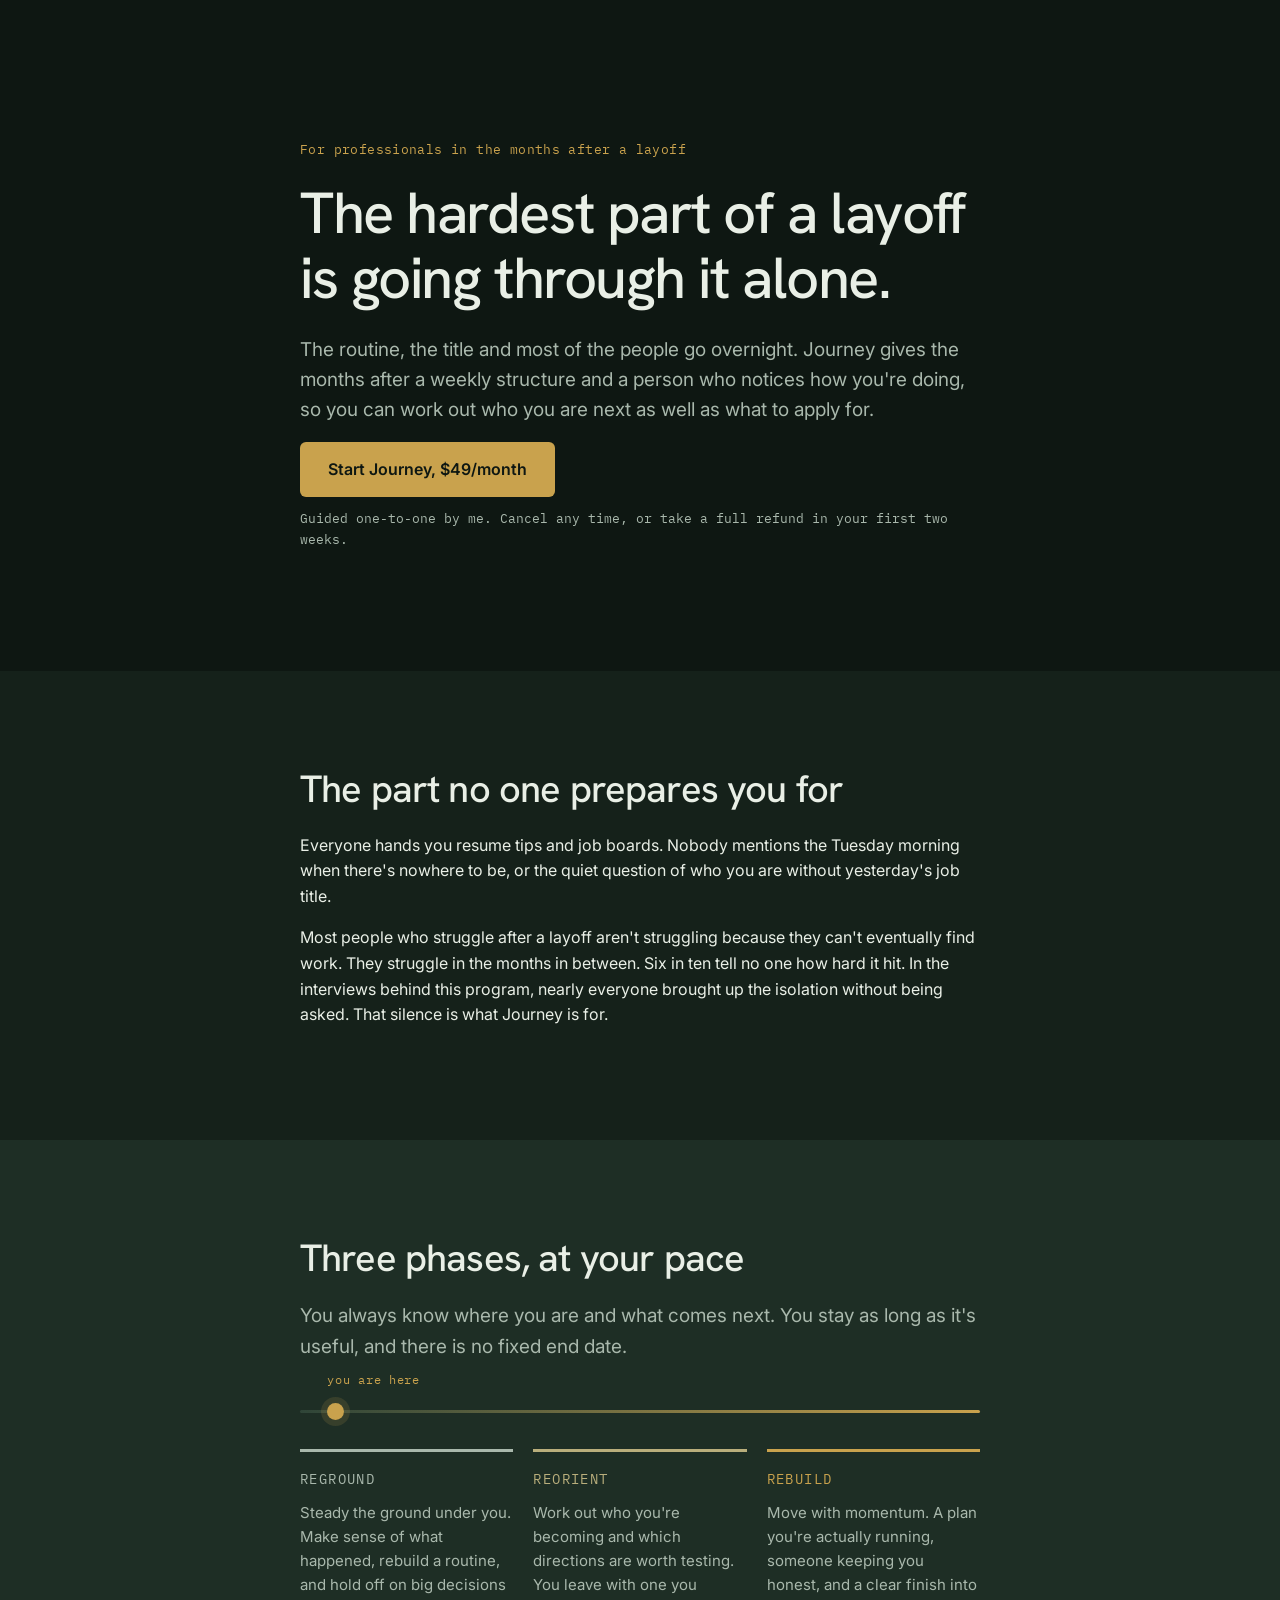
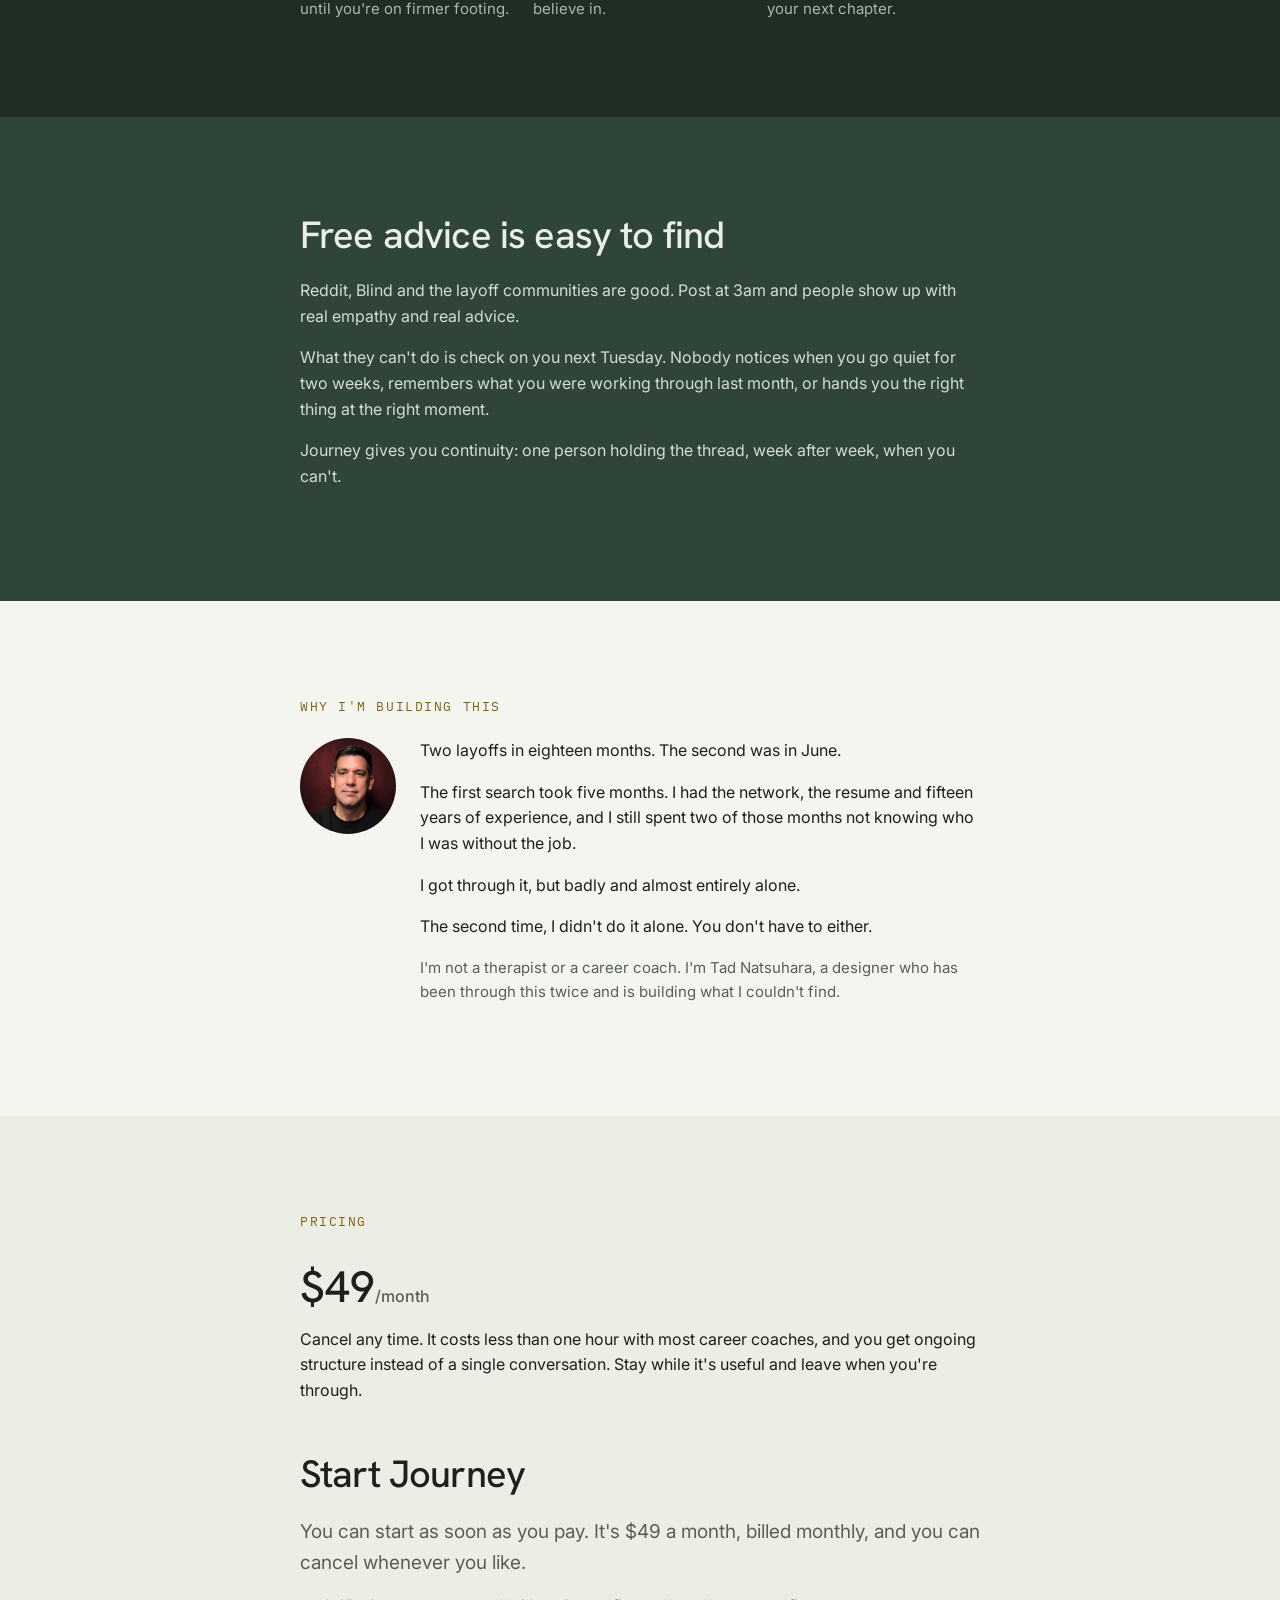
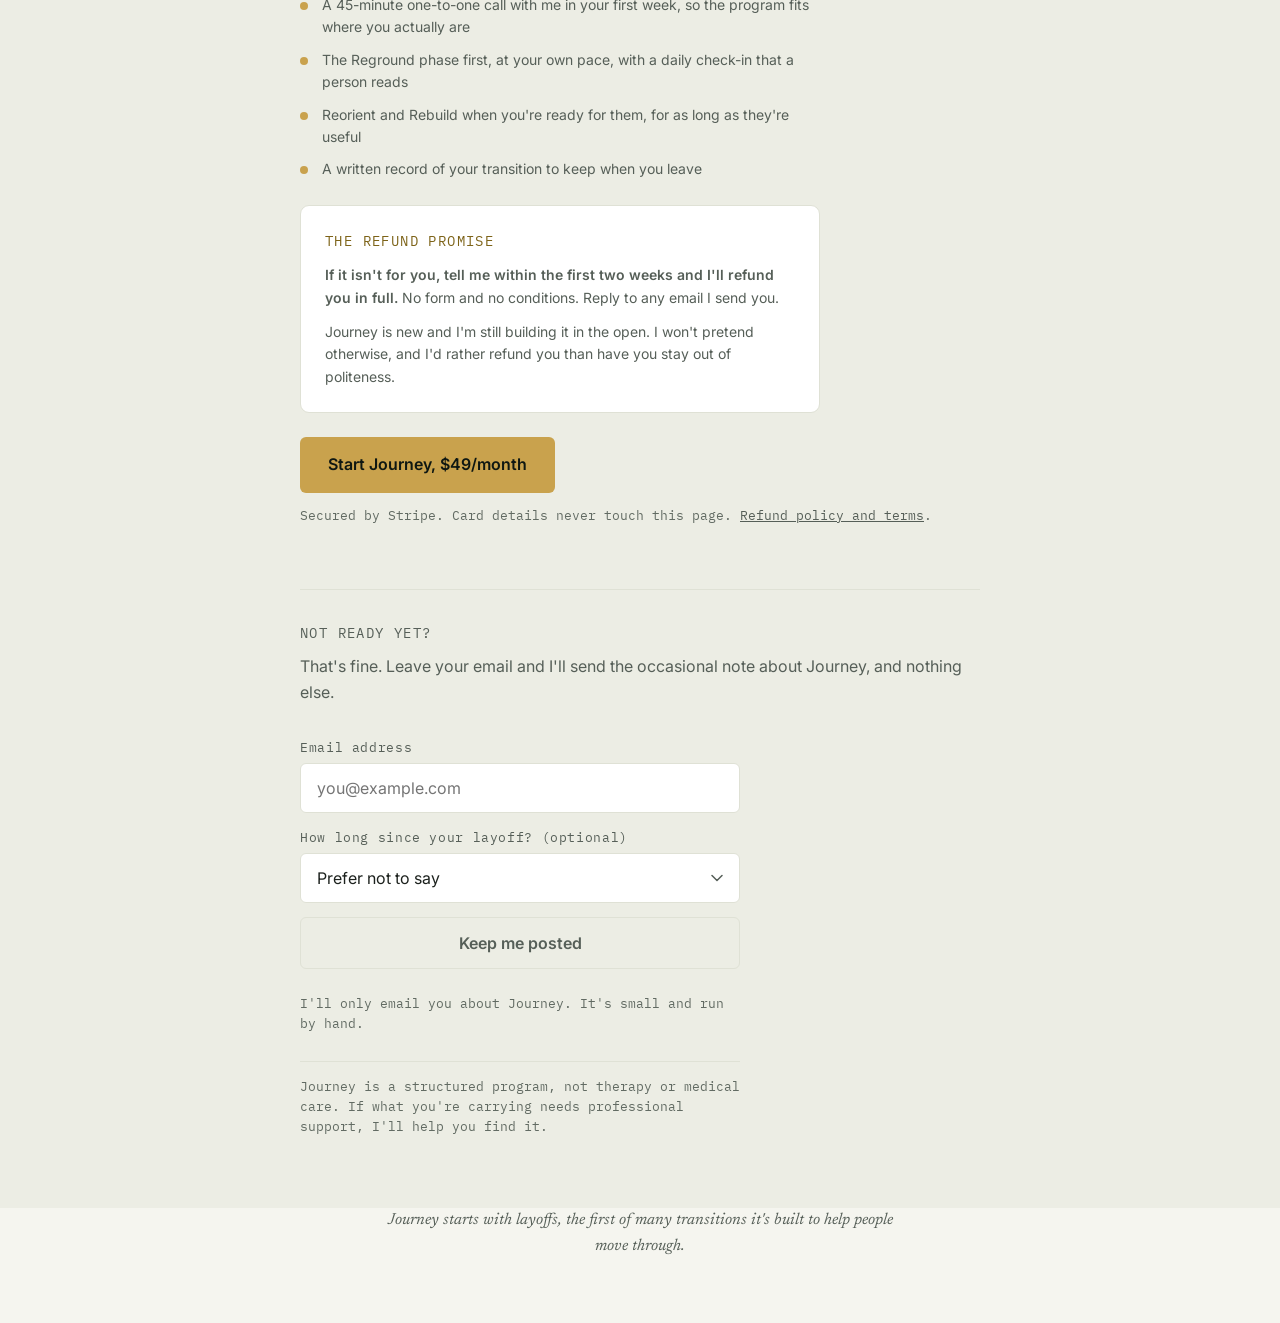
<file: index.html>
<!DOCTYPE html>
<html lang="en">
<head>
<meta charset="UTF-8">
<meta name="viewport" content="width=device-width, initial-scale=1.0">
<title>Journey: Rebuild after a layoff</title>
<meta name="description" content="Journey is a structured program for professionals rebuilding after a layoff, guided by someone who has been through it twice. It covers who you are next as well as your resume.">
<link rel="preconnect" href="https://fonts.googleapis.com">
<link rel="preconnect" href="https://fonts.gstatic.com" crossorigin>
<link href="https://fonts.googleapis.com/css2?family=Hanken+Grotesk:wght@500&family=Newsreader:ital,opsz,wght@0,6..72,400;1,6..72,400&family=IBM+Plex+Mono:wght@400&family=Inter:wght@400;600&display=swap" rel="stylesheet">
<link rel="stylesheet" href="design-tokens.css">
<link rel="stylesheet" href="base.css">
<style>
  section{padding:var(--space-9) var(--space-5)}
  .wrap{max-width:680px;margin:0 auto}

  /* alternating bands for rhythm on the light sections (founder/pricing/footer) */
  .band-a{background:var(--paper)}
  .band-b{background:var(--paper-1)}

  /* ---- Dark arc: hero → problem → program → free. Founder/pricing/footer stay on paper. ---- */
  .hero{background:var(--ink);padding-top:calc(var(--space-9) + 44px);padding-bottom:calc(var(--space-9) + 24px)}
  .problem{background:var(--ink-1)}
  .program{background:var(--ink-2)}
  .free{background:var(--mist-0)}
  .hero h1,.problem h2,.problem p,.program h2,.free h2{color:var(--text-on-ink)}
  .hero .eyebrow,.program h3,.program .wayline-label{color:var(--accent)}
  .hero .lede,.hero .btn-note,.program .lede{color:var(--text-dim-on-ink)}
  .hero .eyebrow{text-transform:none;letter-spacing:.03em}
  .program .wayline-track{background:linear-gradient(90deg,var(--mist-0),var(--accent))}
  .free p{color:var(--text-dimmer-on-ink)}

  /* ---- Program / wayline ---- */
  .phases{display:grid;grid-template-columns:repeat(3,1fr);gap:20px;margin-top:36px}
  .phase p{font-size:15px;color:var(--text-dim-on-ink);margin:0}
  .phase{border-top:3px solid var(--phase-1);padding-top:var(--space-4)}
  .phase:nth-child(2){border-top-color:var(--phase-2)}
  .phase:nth-child(3){border-top-color:var(--phase-3)}
  .program .phase:nth-child(1) h3{color:var(--phase-1)}
  .program .phase:nth-child(2) h3{color:var(--phase-2)}
  .program .phase:nth-child(3) h3{color:var(--phase-3)}
  @media(max-width:640px){.phases{grid-template-columns:1fr}}

  /* ---- Founder ---- */
  .founder-card{display:flex;gap:var(--space-5);align-items:flex-start}
  .founder-photo{flex:0 0 96px;width:96px;height:96px;border-radius:50%;background:var(--paper-2);object-fit:cover;display:flex;align-items:center;justify-content:center;font-family:var(--font-mono);font-size:11px;color:var(--text-dimmer);text-align:center}
  .founder-fine{font-size:15px;color:var(--text-dim)}
  @media(max-width:520px){.founder-card{flex-direction:column}}

  /* ---- Pricing + signup ---- */
  .signup{padding-bottom:72px}
  .price{font-family:var(--font-heading);font-weight:500;font-size:2.75rem;margin:var(--space-2) 0 4px}
  .price small{font-family:var(--font-sans);font-size:1rem;color:var(--text-dim)}
  form{margin-top:var(--space-6);display:flex;flex-direction:column;gap:14px;max-width:440px}
  .field-note{margin-top:10px}
  .form-divider{margin-top:14px;padding-top:14px;border-top:1px solid var(--line)}

  /* ---- Pre-sale / reserve block ---- */
  .reserve{margin-top:var(--space-7)}
  .includes{list-style:none;margin:var(--space-4) 0 0;padding:0;max-width:520px}
  .includes li{position:relative;padding-left:22px;margin-bottom:10px;color:var(--text-dim);font-size:var(--text-small)}
  .includes li:before{content:"";position:absolute;left:0;top:8px;width:8px;height:8px;border-radius:50%;background:var(--accent)}
  .promise{margin-top:var(--space-5);max-width:520px}
  .promise h3{margin-bottom:var(--space-3)}
  .promise p{font-size:var(--text-small);color:var(--text-dim);margin-bottom:var(--space-3)}
  .promise p:last-child{margin-bottom:0}
  .reserve-cta{margin-top:var(--space-5)}
  .pay-note{display:block;margin-top:var(--space-3);font-family:var(--font-mono);font-size:var(--text-micro);color:var(--text-dimmer)}
  .pay-note a{color:var(--text-dim);text-decoration:underline}

  /* ---- Secondary (unpaid) waitlist ---- */
  .alt{margin-top:var(--space-8);padding-top:var(--space-6);border-top:1px solid var(--line)}
  .alt h3{color:var(--text-dim)}
  .alt .lede{font-size:var(--text-body)}
  .test-bar{
    display:none;position:fixed;top:0;left:0;right:0;z-index:99;
    height:44px;align-items:center;justify-content:center;gap:10px;
    background:var(--error);color:#fff;
    font-family:var(--font-mono);font-size:var(--text-micro);letter-spacing:.06em;
    padding:0 var(--space-4);text-align:center;
  }
  .test-bar.show{display:flex}
  .test-tag{display:none;margin-top:var(--space-3);font-family:var(--font-mono);font-size:var(--text-micro);color:var(--error)}
  .test-tag.show{display:block}
  .config-warn{display:none;margin-top:var(--space-4);padding:var(--space-4);border:1px solid var(--error);border-radius:var(--radius-sm);font-family:var(--font-mono);font-size:var(--text-micro);color:var(--error);background:var(--surface)}
  .config-warn.show{display:block}

  footer{padding:0 var(--space-5) var(--space-8);text-align:center;background:var(--paper)}
  footer p{font-family:var(--font-serif);font-style:italic;font-size:1rem;max-width:520px;margin:0 auto;color:var(--text-dim)}
</style>
</head>
<body>

<!-- Shown only when the pay button still points at a Stripe TEST link. -->
<div class="test-bar" id="test-bar">STRIPE TEST MODE: no real payments are being collected on this page</div>

<!-- 1. HERO -->
<section class="hero band-a">
  <div class="wrap">
    <div class="eyebrow">For professionals in the months after a layoff</div>
    <h1>The hardest part of a layoff is going through it alone.</h1>
    <p class="lede">The routine, the title and most of the people go overnight. Journey gives the months after a weekly structure and a person who notices how you're doing, so you can work out who you are next as well as what to apply for.</p>
    <a class="btn" href="#join">Start Journey, $49/month</a>
    <span class="btn-note">Guided one-to-one by me. Cancel any time, or take a full refund in your first two weeks.</span>
  </div>
</section>

<!-- 2. PROBLEM -->
<section class="problem band-b">
  <div class="wrap">
    <h2>The part no one prepares you for</h2>
    <p>Everyone hands you resume tips and job boards. Nobody mentions the Tuesday morning when there's nowhere to be, or the quiet question of who you are without yesterday's job title.</p>
    <p>Most people who struggle after a layoff aren't struggling because they can't eventually find work. They struggle in the months in between. Six in ten tell no one how hard it hit. In the interviews behind this program, nearly everyone brought up the isolation without being asked. That silence is what Journey is for.</p>
  </div>
</section>

<!-- 3. PROGRAM / WAYLINE -->
<section class="program band-a">
  <div class="wrap">
    <h2>Three phases, at your pace</h2>
    <p class="lede">You always know where you are and what comes next. You stay as long as it's useful, and there is no fixed end date.</p>
    <div class="wayline">
      <span class="wayline-label" style="left:4%">you are here</span>
      <div class="wayline-track"><span class="wayline-dot" style="left:4%"></span></div>
    </div>
    <div class="phases">
      <div class="phase">
        <h3>Reground</h3>
        <p>Steady the ground under you. Make sense of what happened, rebuild a routine, and hold off on big decisions until you're on firmer footing.</p>
      </div>
      <div class="phase">
        <h3>Reorient</h3>
        <p>Work out who you're becoming and which directions are worth testing. You leave with one you believe in.</p>
      </div>
      <div class="phase">
        <h3>Rebuild</h3>
        <p>Move with momentum. A plan you're actually running, someone keeping you honest, and a clear finish into your next chapter.</p>
      </div>
    </div>
  </div>
</section>

<!-- 4. VS FREE -->
<section class="free band-b">
  <div class="wrap">
    <h2>Free advice is easy to find</h2>
    <p>Reddit, Blind and the layoff communities are good. Post at 3am and people show up with real empathy and real advice.</p>
    <p>What they can't do is check on you next Tuesday. Nobody notices when you go quiet for two weeks, remembers what you were working through last month, or hands you the right thing at the right moment.</p>
    <p>Journey gives you continuity: one person holding the thread, week after week, when you can't.</p>
  </div>
</section>

<!-- 5. FOUNDER — do not cut this section -->
<section class="founder band-a">
  <div class="wrap">
    <div class="eyebrow">Why I'm building this</div>
    <div class="founder-card">
      <!-- Drop founder.jpg into this folder and it appears. Falls back to placeholder if missing. -->
      <img class="founder-photo" src="founder.jpg" alt="Tad Natsuhara"
           onerror="this.outerHTML='&lt;div class=&quot;founder-photo&quot;&gt;founder.jpg&lt;br&gt;not found&lt;/div&gt;'">
      <div>
        <p>Two layoffs in eighteen months. The second was in June.</p>
        <p>The first search took five months. I had the network, the resume and fifteen years of experience, and I still spent two of those months not knowing who I was without the job.</p>
        <p>I got through it, but badly and almost entirely alone.</p>
        <p>The second time, I didn't do it alone. You don't have to either.</p>
        <p class="founder-fine">I'm not a therapist or a career coach. I'm Tad Natsuhara, a designer who has been through this twice and is building what I couldn't find.</p>
      </div>
    </div>
  </div>
</section>

<!-- 6+7. PRICING + PRE-SALE + SIGNUP -->
<!--
  PRICE APPEARS IN FOUR PLACES IN THIS FILE (grep for $49), plus two outside it.
  If you change it, change all six:
    1. the hero CTA button text (section 1, ~line 74)
    2. the .price block below
    3. the reserve-block lede paragraph
    4. the reserve button text
    5. terms.html — the "Price and billing" section
    6. the amount on the Stripe Payment Link itself (Stripe dashboard)
  See STRIPE-SETUP.md.
-->
<section class="signup band-b" id="join">
  <div class="wrap">
    <div class="eyebrow">Pricing</div>
    <div class="price">$49<small>/month</small></div>
    <p>Cancel any time. It costs less than one hour with most career coaches, and you get ongoing structure instead of a single conversation. Stay while it's useful and leave when you're through.</p>

    <!-- ---- PRE-SALE ---- -->
    <div class="reserve">
      <h2>Start Journey</h2>
      <p class="lede">You can start as soon as you pay. It's $49 a month, billed monthly, and you can cancel whenever you like.</p>

      <ul class="includes">
        <li>A 45-minute one-to-one call with me in your first week, so the program fits where you actually are</li>
        <li>The Reground phase first, at your own pace, with a daily check-in that a person reads</li>
        <li>Reorient and Rebuild when you're ready for them, for as long as they're useful</li>
        <li>A written record of your transition to keep when you leave</li>
      </ul>

      <div class="promise card">
        <h3>The refund promise</h3>
        <p><strong>If it isn't for you, tell me within the first two weeks and I'll refund you in full.</strong> No form and no conditions. Reply to any email I send you.</p>
        <p>Journey is new and I'm still building it in the open. I won't pretend otherwise, and I'd rather refund you than have you stay out of politeness.</p>
      </div>

      <div class="reserve-cta">
        <!-- Replace href with your live Stripe Payment Link. See STRIPE-SETUP.md. -->
        <a class="btn" id="reserve-btn" href="https://buy.stripe.com/8x27sL1mpdF6a152x72kw00">Start Journey, $49/month</a>
        <span class="pay-note">Secured by Stripe. Card details never touch this page. <a href="terms.html">Refund policy and terms</a>.</span>
        <div class="test-tag" id="test-tag">Test mode. Use card 4242 4242 4242 4242, any future expiry, any CVC.</div>
        <div class="config-warn" id="config-warn">
          Payment link not configured yet. Replace the placeholder href on <code>#reserve-btn</code> with your live Stripe Payment Link before deploying. See STRIPE-SETUP.md.
        </div>
      </div>
    </div>

    <!-- ---- SECONDARY: unpaid waitlist ---- -->
    <div class="alt">
      <h3>Not ready yet?</h3>
      <p class="lede">That's fine. Leave your email and I'll send the occasional note about Journey, and nothing else.</p>
      <form id="waitlist" action="https://formspree.io/f/mrenlwyn" method="POST">
        <div>
          <label for="email">Email address</label>
          <input type="email" id="email" name="email" required placeholder="you@example.com" autocomplete="email">
        </div>
        <div>
          <label for="weeks">How long since your layoff? (optional)</label>
          <select id="weeks" name="weeks_since_layoff">
            <option value="">Prefer not to say</option>
            <option value="0-2">Less than 2 weeks</option>
            <option value="2-8">2–8 weeks</option>
            <option value="8-16">2–4 months</option>
            <option value="16+">More than 4 months</option>
            <option value="not-laid-off">I haven't been laid off</option>
          </select>
        </div>
        <button class="btn ghost" type="submit">Keep me posted</button>
        <div class="form-status" id="status"></div>
        <div class="micro field-note">I'll only email you about Journey. It's small and run by hand.</div>
        <div class="micro form-divider">Journey is a structured program, not therapy or medical care. If what you're carrying needs professional support, I'll help you find it.</div>
      </form>
    </div>
  </div>
</section>

<footer>
  <p>Journey starts with layoffs, the first of many transitions it's built to help people move through.</p>
</footer>

<script>
  // Guard on the pay button. Three states:
  //   placeholder -> disable it, so nobody hits a 404 the moment they decide to pay
  //   test link   -> let it work, but make TEST MODE impossible to miss, so a test
  //                  link can never be deployed quietly and score a silent zero
  //   live link   -> say nothing
  (function () {
    const btn = document.getElementById('reserve-btn');
    if (!btn) return;
    const href = btn.getAttribute('href') || '';

    if (/REPLACE_WITH_PAYMENT_LINK/.test(href)) {
      const warn = document.getElementById('config-warn');
      warn.classList.add('show');
      btn.style.opacity = '.45';
      btn.style.cursor = 'not-allowed';
      btn.addEventListener('click', (e) => {
        e.preventDefault();
        warn.scrollIntoView({ behavior: 'smooth', block: 'center' });
      });
      return;
    }

    if (/buy\.stripe\.com\/test_/.test(href)) {
      document.getElementById('test-bar').classList.add('show');
      document.getElementById('test-tag').classList.add('show');
      console.warn('Journey: Stripe payment link is in TEST mode. Swap for the live link before deploying.');
    }
  })();

  // Progressive enhancement: AJAX submit so the visitor stays on the page.
  // Works as a normal POST (Formspree redirect) if JS is off.
  const form = document.getElementById('waitlist');
  const status = document.getElementById('status');
  form.addEventListener('submit', async (e) => {
    e.preventDefault();
    status.className = 'form-status';
    try {
      const res = await fetch(form.action, {
        method: 'POST',
        body: new FormData(form),
        headers: { 'Accept': 'application/json' }
      });
      if (res.ok) {
        form.reset();
        status.textContent = "You're on the list. Talk soon.";
        status.classList.add('ok');
      } else {
        throw new Error();
      }
    } catch {
      status.textContent = "Something went wrong. Email me directly and I'll add you.";
      status.classList.add('err');
    }
  });
</script>

<script defer src="https://cdn.vercel-insights.com/v1/script.js"></script>
</body>
</html>
</file>
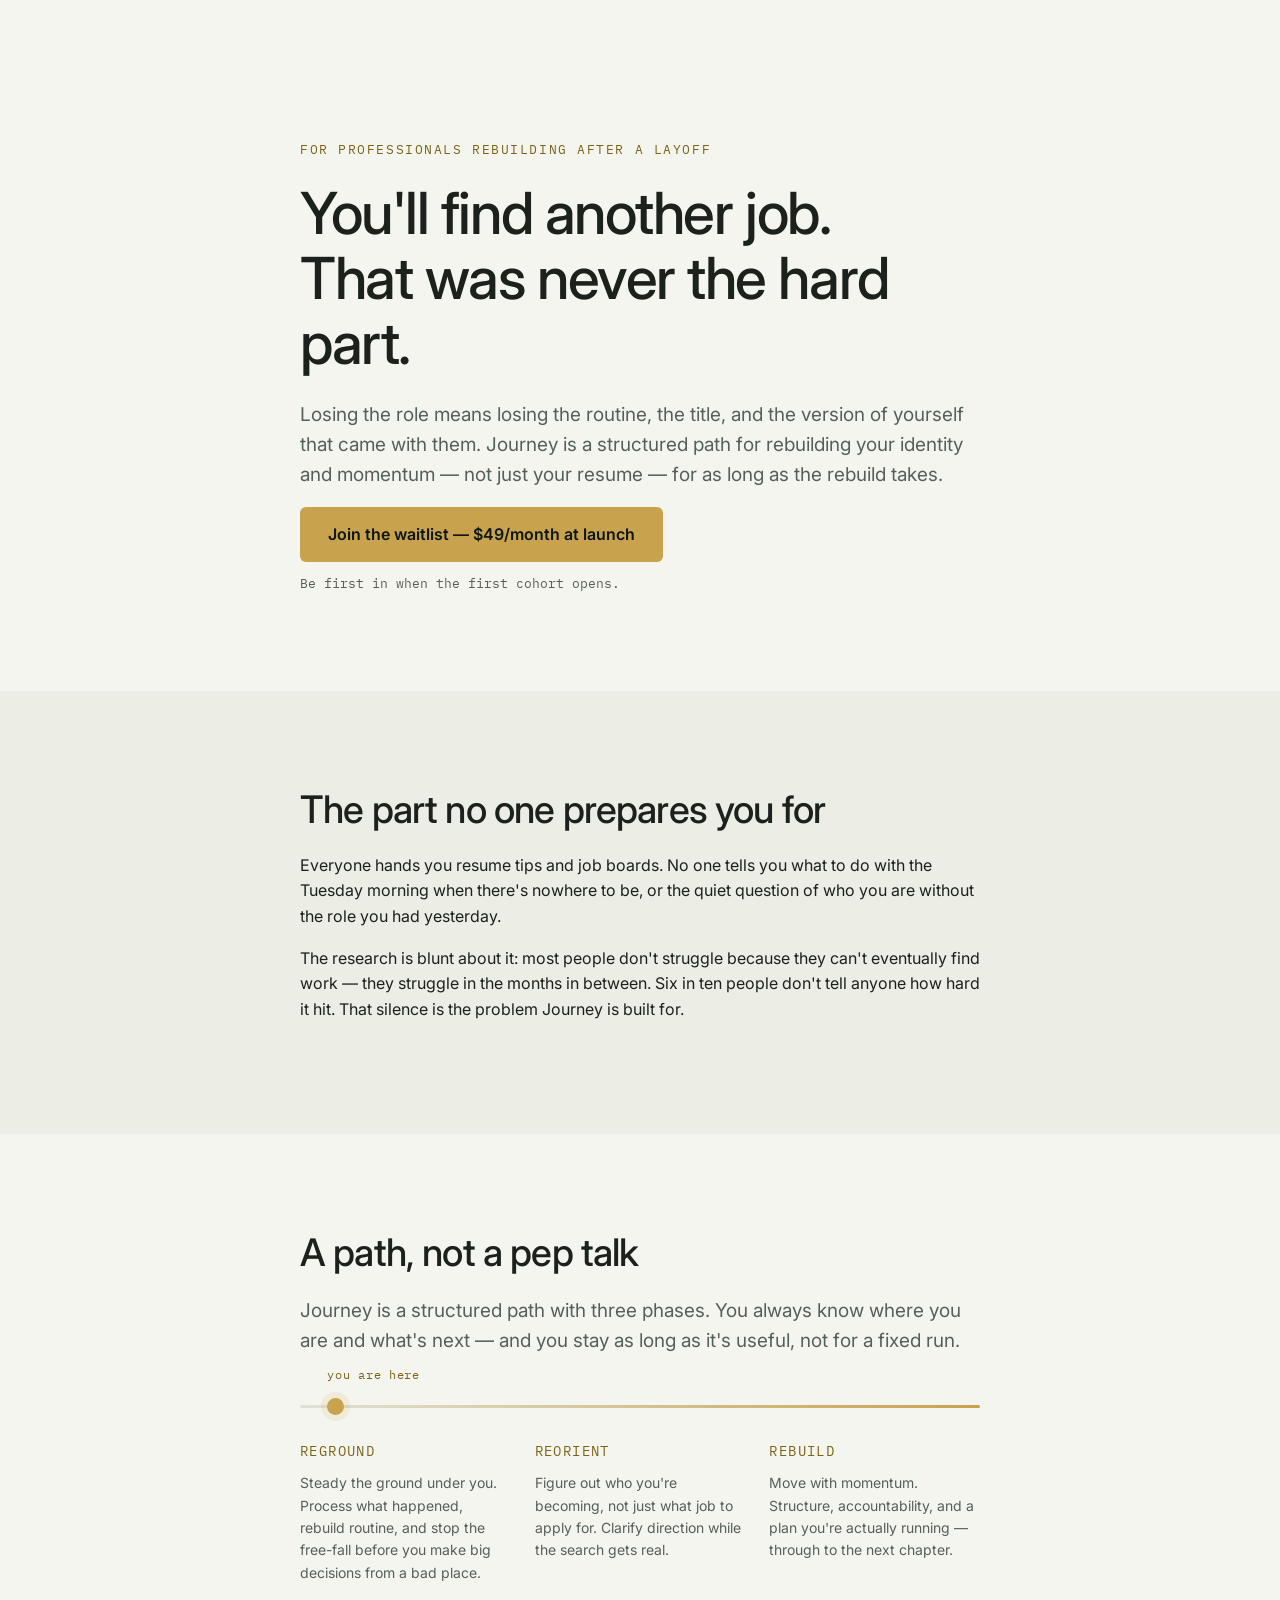
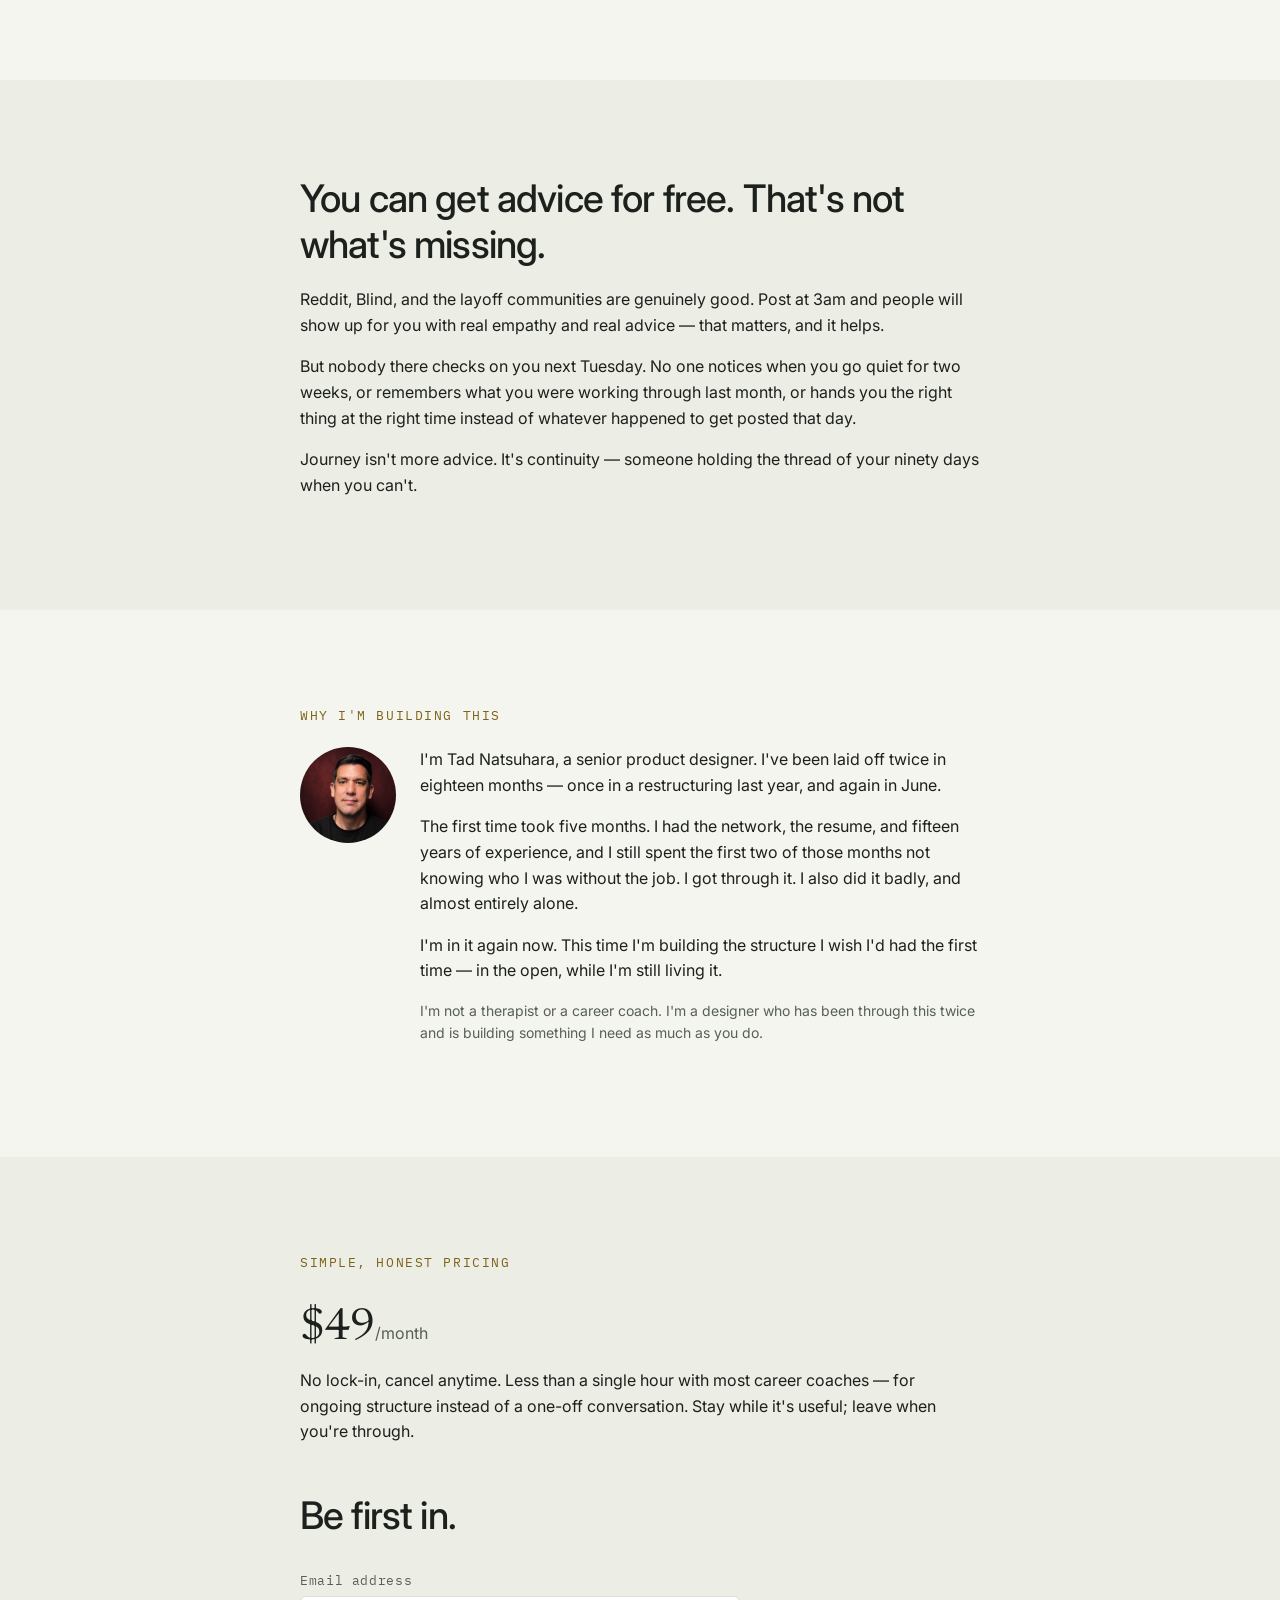
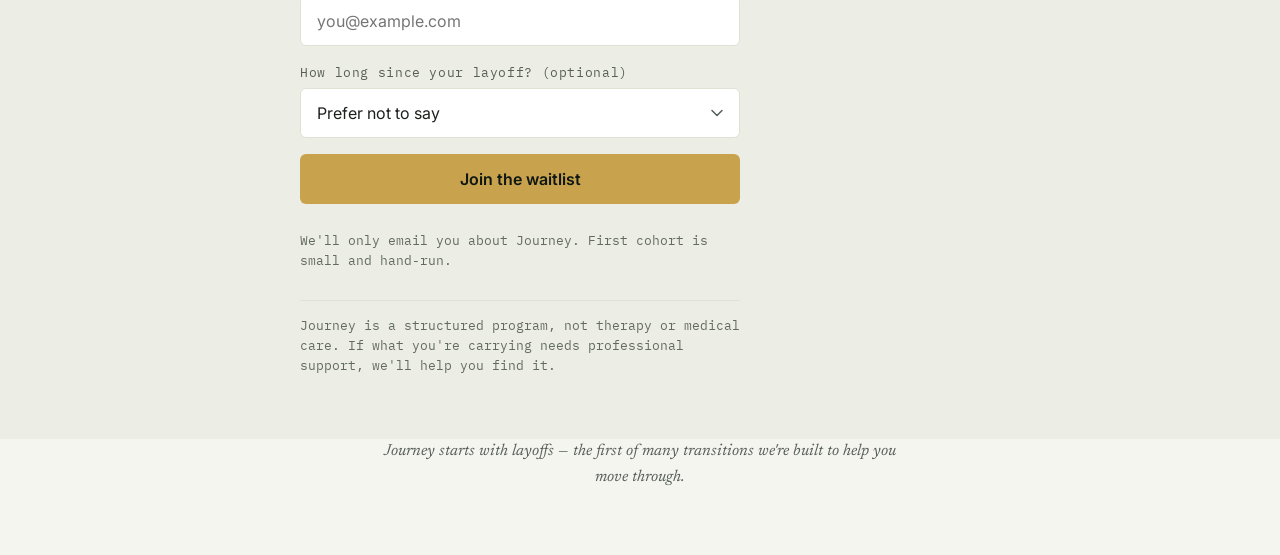
<file: journey-landing.html>
<!DOCTYPE html>
<html lang="en">
<head>
<meta charset="UTF-8">
<meta name="viewport" content="width=device-width, initial-scale=1.0">
<title>Journey — Rebuild after a layoff</title>
<meta name="description" content="Journey is a structured program for professionals rebuilding identity and momentum after a layoff. Not just your resume — you.">
<link rel="preconnect" href="https://fonts.googleapis.com">
<link rel="preconnect" href="https://fonts.gstatic.com" crossorigin>
<link href="https://fonts.googleapis.com/css2?family=Newsreader:ital,opsz,wght@0,6..72,300;0,6..72,400;0,6..72,500;1,6..72,300;1,6..72,400&family=IBM+Plex+Mono:wght@400;500&family=Inter:wght@400;500;600&display=swap" rel="stylesheet">
<link rel="stylesheet" href="design-tokens.css">
<link rel="stylesheet" href="base.css">
<style>
  section{padding:var(--space-9) var(--space-5)}
  .wrap{max-width:680px;margin:0 auto}

  /* alternating bands for rhythm — no dark/light arc, just two flat tones */
  .band-a{background:var(--paper)}
  .band-b{background:var(--paper-1)}

  .hero{padding-top:calc(var(--space-9) + 44px)}

  /* ---- Program / wayline ---- */
  .phases{display:grid;grid-template-columns:repeat(3,1fr);gap:var(--space-5);margin-top:var(--space-6)}
  .phase p{font-size:var(--text-small);color:var(--text-dim);margin:0}
  @media(max-width:640px){.phases{grid-template-columns:1fr}}

  /* ---- Founder ---- */
  .founder-card{display:flex;gap:var(--space-5);align-items:flex-start}
  .founder-photo{flex:0 0 96px;width:96px;height:96px;border-radius:50%;background:var(--paper-2);object-fit:cover;display:flex;align-items:center;justify-content:center;font-family:var(--font-mono);font-size:11px;color:var(--text-dimmer);text-align:center}
  .founder-fine{font-size:var(--text-small);color:var(--text-dim)}
  @media(max-width:520px){.founder-card{flex-direction:column}}

  /* ---- Pricing + signup ---- */
  .signup{padding-bottom:var(--space-8)}
  .price{font-family:var(--font-serif);font-size:2.75rem;margin:var(--space-2) 0 4px}
  .price small{font-family:var(--font-sans);font-size:1rem;color:var(--text-dim)}
  form{margin-top:var(--space-6);display:flex;flex-direction:column;gap:var(--space-4);max-width:440px}
  .field-note{margin-top:10px}
  .form-divider{margin-top:14px;padding-top:14px;border-top:1px solid var(--line)}

  footer{padding:0 var(--space-5) var(--space-8);text-align:center;background:var(--paper)}
  footer p{font-family:var(--font-serif);font-style:italic;font-size:1rem;max-width:520px;margin:0 auto;color:var(--text-dim)}
</style>
</head>
<body>

<!-- 1. HERO -->
<section class="hero band-a">
  <div class="wrap">
    <div class="eyebrow">For professionals rebuilding after a layoff</div>
    <h1>You'll find another job.<br>That was never the hard part.</h1>
    <p class="lede">Losing the role means losing the routine, the title, and the version of yourself that came with them. Journey is a structured path for rebuilding your identity and momentum — not just your resume — for as long as the rebuild takes.</p>
    <a class="btn" href="#join">Join the waitlist — $49/month at launch</a>
    <span class="btn-note">Be first in when the first cohort opens.</span>
  </div>
</section>

<!-- 2. PROBLEM -->
<section class="problem band-b">
  <div class="wrap">
    <h2>The part no one prepares you for</h2>
    <p>Everyone hands you resume tips and job boards. No one tells you what to do with the Tuesday morning when there's nowhere to be, or the quiet question of who you are without the role you had yesterday.</p>
    <p>The research is blunt about it: most people don't struggle because they can't eventually find work — they struggle in the months in between. Six in ten people don't tell anyone how hard it hit. That silence is the problem Journey is built for.</p>
  </div>
</section>

<!-- 3. PROGRAM / WAYLINE -->
<section class="program band-a">
  <div class="wrap">
    <h2>A path, not a pep talk</h2>
    <p class="lede">Journey is a structured path with three phases. You always know where you are and what's next — and you stay as long as it's useful, not for a fixed run.</p>
    <div class="wayline">
      <span class="wayline-label" style="left:4%">you are here</span>
      <div class="wayline-track"><span class="wayline-dot" style="left:4%"></span></div>
    </div>
    <div class="phases">
      <div class="phase">
        <h3>Reground</h3>
        <p>Steady the ground under you. Process what happened, rebuild routine, and stop the free-fall before you make big decisions from a bad place.</p>
      </div>
      <div class="phase">
        <h3>Reorient</h3>
        <p>Figure out who you're becoming, not just what job to apply for. Clarify direction while the search gets real.</p>
      </div>
      <div class="phase">
        <h3>Rebuild</h3>
        <p>Move with momentum. Structure, accountability, and a plan you're actually running — through to the next chapter.</p>
      </div>
    </div>
  </div>
</section>

<!-- 4. VS FREE -->
<section class="free band-b">
  <div class="wrap">
    <h2>You can get advice for free. That's not what's missing.</h2>
    <p>Reddit, Blind, and the layoff communities are genuinely good. Post at 3am and people will show up for you with real empathy and real advice — that matters, and it helps.</p>
    <p>But nobody there checks on you next Tuesday. No one notices when you go quiet for two weeks, or remembers what you were working through last month, or hands you the right thing at the right time instead of whatever happened to get posted that day.</p>
    <p>Journey isn't more advice. It's continuity — someone holding the thread of your ninety days when you can't.</p>
  </div>
</section>

<!-- 5. FOUNDER — do not cut this section -->
<section class="founder band-a">
  <div class="wrap">
    <div class="eyebrow">Why I'm building this</div>
    <div class="founder-card">
      <!-- Drop founder.jpg into this folder and it appears. Falls back to placeholder if missing. -->
      <img class="founder-photo" src="founder.jpg" alt="Tad Natsuhara"
           onerror="this.outerHTML='&lt;div class=&quot;founder-photo&quot;&gt;founder.jpg&lt;br&gt;not found&lt;/div&gt;'">
      <div>
        <p>I'm Tad Natsuhara, a senior product designer. I've been laid off twice in eighteen months — once in a restructuring last year, and again in June.</p>
        <p>The first time took five months. I had the network, the resume, and fifteen years of experience, and I still spent the first two of those months not knowing who I was without the job. I got through it. I also did it badly, and almost entirely alone.</p>
        <p>I'm in it again now. This time I'm building the structure I wish I'd had the first time — in the open, while I'm still living it.</p>
        <p class="founder-fine">I'm not a therapist or a career coach. I'm a designer who has been through this twice and is building something I need as much as you do.</p>
      </div>
    </div>
  </div>
</section>

<!-- 6+7. PRICING + SIGNUP -->
<section class="signup band-b" id="join">
  <div class="wrap">
    <div class="eyebrow">Simple, honest pricing</div>
    <div class="price">$49<small>/month</small></div>
    <p>No lock-in, cancel anytime. Less than a single hour with most career coaches — for ongoing structure instead of a one-off conversation. Stay while it's useful; leave when you're through.</p>

    <h2 style="margin-top:var(--space-7)">Be first in.</h2>
    <form id="waitlist" action="https://formspree.io/f/mrenlwyn" method="POST">
      <div>
        <label for="email">Email address</label>
        <input type="email" id="email" name="email" required placeholder="you@example.com" autocomplete="email">
      </div>
      <div>
        <label for="weeks">How long since your layoff? (optional)</label>
        <select id="weeks" name="weeks_since_layoff">
          <option value="">Prefer not to say</option>
          <option value="0-2">Less than 2 weeks</option>
          <option value="2-8">2–8 weeks</option>
          <option value="8-16">2–4 months</option>
          <option value="16+">More than 4 months</option>
          <option value="not-laid-off">I haven't been laid off</option>
        </select>
      </div>
      <button class="btn" type="submit">Join the waitlist</button>
      <div class="form-status" id="status"></div>
      <div class="micro field-note">We'll only email you about Journey. First cohort is small and hand-run.</div>
      <div class="micro form-divider">Journey is a structured program, not therapy or medical care. If what you're carrying needs professional support, we'll help you find it.</div>
    </form>
  </div>
</section>

<footer>
  <p>Journey starts with layoffs — the first of many transitions we're built to help you move through.</p>
</footer>

<script>
  // Progressive enhancement: AJAX submit so the visitor stays on the page.
  // Works as a normal POST (Formspree redirect) if JS is off.
  const form = document.getElementById('waitlist');
  const status = document.getElementById('status');
  form.addEventListener('submit', async (e) => {
    e.preventDefault();
    status.className = 'form-status';
    try {
      const res = await fetch(form.action, {
        method: 'POST',
        body: new FormData(form),
        headers: { 'Accept': 'application/json' }
      });
      if (res.ok) {
        form.reset();
        status.textContent = "You're on the list. Talk soon.";
        status.classList.add('ok');
      } else {
        throw new Error();
      }
    } catch {
      status.textContent = "Something went wrong — email me directly and I'll add you.";
      status.classList.add('err');
    }
  });
</script>

</body>
</html>
</file>
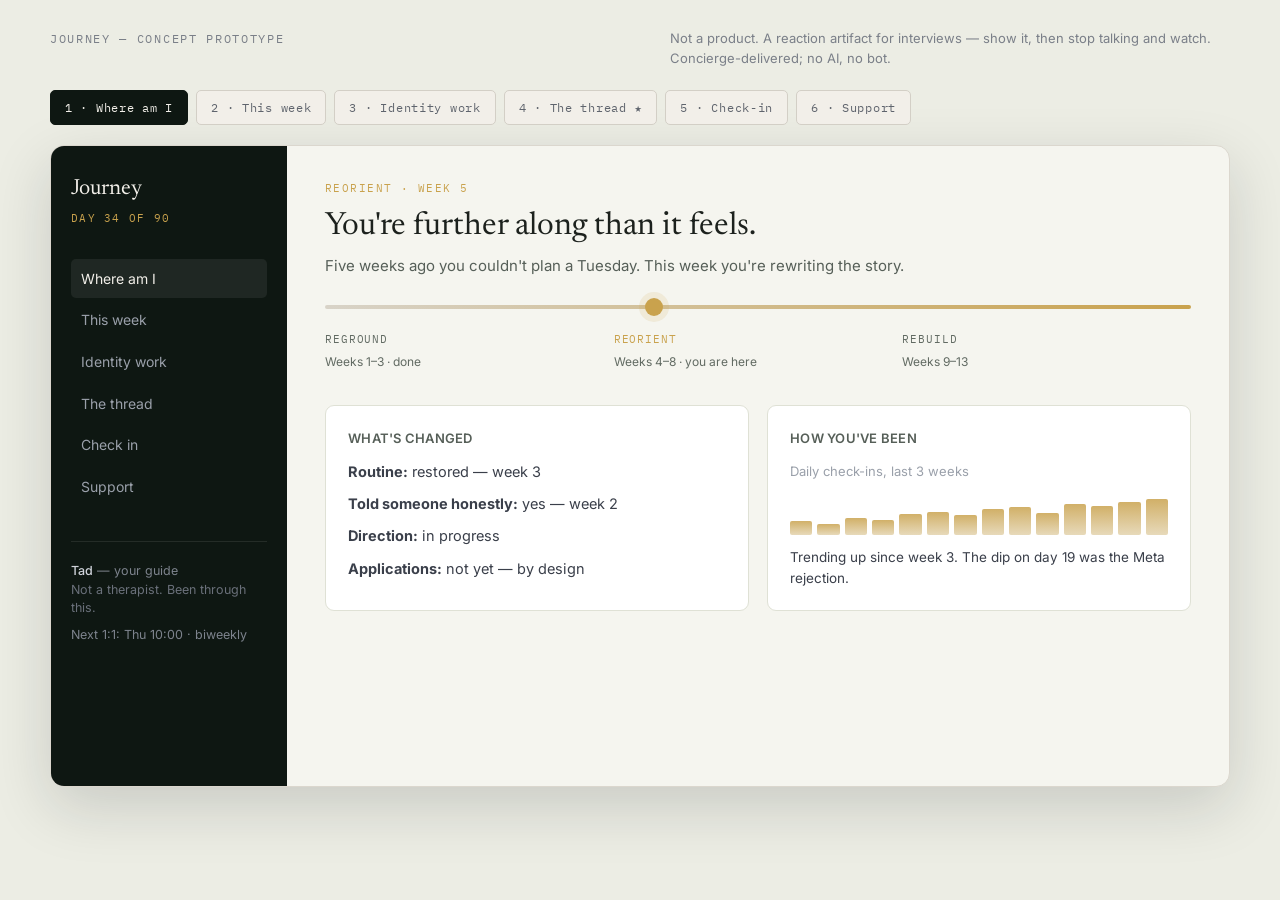
<file: journey-prototype.html>
<!DOCTYPE html>
<html lang="en">
<head>
<meta charset="UTF-8">
<meta name="viewport" content="width=device-width, initial-scale=1.0">
<title>Journey — Concept Prototype</title>
<link rel="preconnect" href="https://fonts.googleapis.com">
<link rel="preconnect" href="https://fonts.gstatic.com" crossorigin>
<link href="https://fonts.googleapis.com/css2?family=Newsreader:ital,opsz,wght@0,6..72,300;0,6..72,400;0,6..72,500;1,6..72,400&family=IBM+Plex+Mono:wght@400;500&family=Inter:wght@400;500;600&display=swap" rel="stylesheet">
<link rel="stylesheet" href="design-tokens.css">
<style>
/*
  This screen is synced to /design-tokens.css (same source of truth as
  index.html). Only prototype-local aliases live here — the
  actual color/type values are defined once, in the shared file.
*/
:root{
  --ink-2:   var(--ink-1);
  --paper-2: var(--paper-1);
  --dim:     var(--text-dim);
  --dimmer:  var(--text-dimmer);
  --serif:   var(--font-serif);
  --mono:    var(--font-mono);
  --sans:    var(--font-sans);
}
*{margin:0;padding:0;box-sizing:border-box}
body{font-family:var(--sans);background:var(--paper-2);color:var(--text);line-height:1.55;padding:28px 16px 80px}

/* prototype chrome */
.proto-head{max-width:1180px;margin:0 auto 22px;display:flex;flex-wrap:wrap;gap:14px;align-items:baseline;justify-content:space-between}
.proto-title{font-family:var(--mono);font-size:12px;letter-spacing:.14em;text-transform:uppercase;color:#7a7f88}
.proto-note{font-size:13px;color:#7a7f88;max-width:560px}
.tabs{max-width:1180px;margin:0 auto 20px;display:flex;flex-wrap:wrap;gap:8px}
.tab{font-family:var(--mono);font-size:12px;letter-spacing:.06em;padding:9px 14px;border:1px solid #d3cfc6;background:#f2efe9;color:#5f646d;border-radius:5px;cursor:pointer;transition:.15s}
.tab:hover{border-color:var(--accent);color:var(--text)}
.tab.active{background:var(--ink);border-color:var(--ink);color:#f2efe9}

/* device frame */
.frame{max-width:1180px;margin:0 auto;background:var(--paper);border-radius:14px;box-shadow:0 20px 60px rgba(20,24,32,.16);overflow:hidden;border:1px solid #dbd7ce}
.screen{display:none}
.screen.active{display:block}

/* app shell */
.app{display:grid;grid-template-columns:236px 1fr}
@media(max-width:820px){.app{grid-template-columns:1fr}.side{display:none}}
.side{background:var(--ink);color:#cfd3da;padding:26px 20px;min-height:640px}
.brand{font-family:var(--serif);font-size:22px;color:#f2efe9;margin-bottom:4px}
.brand-sub{font-family:var(--mono);font-size:10.5px;letter-spacing:.12em;text-transform:uppercase;color:var(--accent);margin-bottom:32px}
.nav-item{font-size:14px;padding:9px 10px;border-radius:5px;color:#9aa0aa;margin-bottom:2px;cursor:pointer}
.nav-item.on{background:rgba(255,255,255,.07);color:#f2efe9}
.side-foot{margin-top:34px;padding-top:20px;border-top:1px solid rgba(255,255,255,.09);font-size:12.5px;color:#7d838d;line-height:1.5}
.side-foot strong{color:#cfd3da;font-weight:500}

.main{padding:34px 38px 46px;min-height:640px}
@media(max-width:520px){.main{padding:26px 20px 36px}}
.kicker{font-family:var(--mono);font-size:11px;letter-spacing:.13em;text-transform:uppercase;color:var(--accent);margin-bottom:10px}
h1{font-family:var(--serif);font-weight:400;font-size:32px;line-height:1.2;margin-bottom:8px}
h2{font-family:var(--serif);font-weight:400;font-size:22px;margin-bottom:12px}
.sub{color:var(--dim);font-size:15px;margin-bottom:26px}

/* wayline */
.wayline{margin:28px 0 34px}
.wl-track{position:relative;height:4px;background:linear-gradient(90deg,#d8d3c8,var(--accent));border-radius:3px}
.wl-dot{position:absolute;top:-7px;width:18px;height:18px;border-radius:50%;background:var(--accent);box-shadow:0 0 0 6px var(--accent-soft)}
.wl-marks{display:flex;justify-content:space-between;margin-top:16px}
.wl-mark{flex:1;text-align:left}
.wl-mark span{font-family:var(--mono);font-size:11px;letter-spacing:.08em;text-transform:uppercase;color:var(--dimmer)}
.wl-mark.on span{color:var(--accent)}
.wl-mark small{display:block;font-family:var(--sans);font-size:12px;color:var(--dimmer);margin-top:3px}

/* cards */
.grid{display:grid;grid-template-columns:1fr 1fr;gap:18px}
@media(max-width:720px){.grid{grid-template-columns:1fr}}
.card{background:#fff;border:1px solid var(--line);border-radius:9px;padding:22px}
.card h3{font-family:var(--sans);font-size:13px;font-weight:600;letter-spacing:.02em;color:var(--dim);text-transform:uppercase;margin-bottom:12px}
.card p{font-size:14.5px;color:#3a3f4a;margin-bottom:10px}
.card p:last-child{margin-bottom:0}
.task{display:flex;gap:11px;align-items:flex-start;padding:9px 0;border-bottom:1px solid #f0ede7;font-size:14.5px}
.task:last-child{border-bottom:none}
.box{flex:0 0 17px;width:17px;height:17px;border:1.5px solid #cfcabf;border-radius:4px;margin-top:2px}
.task.done .box{background:var(--ok);border-color:var(--ok);position:relative}
.task.done .box:after{content:"";position:absolute;left:5px;top:1.5px;width:4px;height:9px;border:solid #fff;border-width:0 2px 2px 0;transform:rotate(45deg)}
.task.done span{color:var(--dimmer);text-decoration:line-through}
.pill{display:inline-block;font-family:var(--mono);font-size:10.5px;letter-spacing:.08em;text-transform:uppercase;padding:4px 9px;border-radius:20px;background:var(--accent-soft);color:#8a6317}

/* continuity — the differentiator */
.thread{background:#fff;border:1px solid var(--line);border-radius:9px;padding:24px}
.entry{display:grid;grid-template-columns:80px 1fr;gap:18px;padding:15px 0;border-bottom:1px solid #f2efe9}
.entry:last-child{border-bottom:none}
.entry-date{font-family:var(--mono);font-size:11.5px;color:var(--dimmer);padding-top:2px}
.entry-body{font-size:14.5px;color:#3a3f4a}
.entry-body b{font-weight:600;color:var(--text)}
.noticed{background:var(--accent-soft);border-left:3px solid var(--accent);padding:14px 16px;border-radius:0 6px 6px 0;margin:6px 0 2px;font-size:14.5px}
.mood{display:flex;gap:5px;align-items:flex-end;height:44px;margin-top:6px}
.mood i{flex:1;background:linear-gradient(180deg,var(--accent),#e3d3ae);border-radius:2px;opacity:.85}

/* exercise */
.ex-q{font-family:var(--serif);font-size:20px;line-height:1.4;margin-bottom:16px}
.ex-field{width:100%;min-height:120px;border:1px solid var(--line);border-radius:7px;padding:14px;font-family:var(--sans);font-size:14.5px;line-height:1.6;color:#3a3f4a;background:#fff;resize:vertical}
.ex-field:focus{outline:none;border-color:var(--accent)}
.hint{font-size:13px;color:var(--dimmer);margin-top:9px;font-style:italic}
.btn{display:inline-block;margin-top:16px;font-size:14.5px;font-weight:600;background:var(--ink);color:#f2efe9;border:none;border-radius:6px;padding:12px 22px;cursor:pointer}
.btn.ghost{background:transparent;color:var(--dim);border:1px solid #d3cfc6}

/* check-in */
.scale{display:flex;gap:9px;margin:14px 0 4px}
.scale button{flex:1;padding:16px 0;border:1px solid var(--line);background:#fff;border-radius:7px;font-family:var(--mono);font-size:15px;color:var(--dim);cursor:pointer;transition:.15s}
.scale button:hover{border-color:var(--accent);color:var(--text)}
.scale button.sel{background:var(--ink);color:#f2efe9;border-color:var(--ink)}

.callout{background:var(--ink-2);color:#cfd3da;border-radius:9px;padding:22px;font-size:14.5px}
.callout b{color:#f2efe9}
</style>
</head>
<body>

<div class="proto-head">
  <div class="proto-title">Journey — concept prototype</div>
  <div class="proto-note">Not a product. A reaction artifact for interviews — show it, then stop talking and watch. Concierge-delivered; no AI, no bot.</div>
</div>

<div class="tabs">
  <button class="tab active" data-s="home">1 · Where am I</button>
  <button class="tab" data-s="week">2 · This week</button>
  <button class="tab" data-s="exercise">3 · Identity work</button>
  <button class="tab" data-s="thread">4 · The thread ★</button>
  <button class="tab" data-s="checkin">5 · Check-in</button>
  <button class="tab" data-s="support">6 · Support</button>
</div>

<div class="frame">

<!-- 1. WHERE AM I -->
<div class="screen active" id="home">
  <div class="app">
    <div class="side">
      <div class="brand">Journey</div>
      <div class="brand-sub">Day 34 of 90</div>
      <div class="nav-item on">Where am I</div>
      <div class="nav-item">This week</div>
      <div class="nav-item">Identity work</div>
      <div class="nav-item">The thread</div>
      <div class="nav-item">Check in</div>
      <div class="nav-item">Support</div>
      <div class="side-foot"><strong>Tad</strong> — your guide<br><em style="font-style:normal;color:#6a707a">Not a therapist. Been through this.</em><br><span style="display:block;margin-top:8px">Next 1:1: Thu 10:00 · biweekly</span></div>
    </div>
    <div class="main">
      <div class="kicker">Reorient · Week 5</div>
      <h1>You're further along than it feels.</h1>
      <p class="sub">Five weeks ago you couldn't plan a Tuesday. This week you're rewriting the story.</p>

      <div class="wayline">
        <div class="wl-track"><span class="wl-dot" style="left:37%"></span></div>
        <div class="wl-marks">
          <div class="wl-mark"><span>Reground</span><small>Weeks 1–3 · done</small></div>
          <div class="wl-mark on"><span>Reorient</span><small>Weeks 4–8 · you are here</small></div>
          <div class="wl-mark"><span>Rebuild</span><small>Weeks 9–13</small></div>
        </div>
      </div>

      <div class="grid">
        <div class="card">
          <h3>What's changed</h3>
          <p><b>Routine:</b> restored — week 3</p>
          <p><b>Told someone honestly:</b> yes — week 2</p>
          <p><b>Direction:</b> in progress</p>
          <p><b>Applications:</b> not yet — by design</p>
        </div>
        <div class="card">
          <h3>How you've been</h3>
          <p style="font-size:13px;color:#9aa0aa">Daily check-ins, last 3 weeks</p>
          <div class="mood">
            <i style="height:30%"></i><i style="height:24%"></i><i style="height:38%"></i><i style="height:34%"></i>
            <i style="height:46%"></i><i style="height:52%"></i><i style="height:44%"></i><i style="height:58%"></i>
            <i style="height:62%"></i><i style="height:50%"></i><i style="height:70%"></i><i style="height:66%"></i>
            <i style="height:74%"></i><i style="height:82%"></i>
          </div>
          <p style="margin-top:12px;font-size:13.5px">Trending up since week 3. The dip on day 19 was the Meta rejection.</p>
        </div>
      </div>
    </div>
  </div>
</div>

<!-- 2. THIS WEEK -->
<div class="screen" id="week">
  <div class="app">
    <div class="side">
      <div class="brand">Journey</div>
      <div class="brand-sub">Day 34 of 90</div>
      <div class="nav-item">Where am I</div>
      <div class="nav-item on">This week</div>
      <div class="nav-item">Identity work</div>
      <div class="nav-item">The thread</div>
      <div class="nav-item">Check in</div>
      <div class="nav-item">Support</div>
      <div class="side-foot"><strong>Tad</strong> — your guide<br><em style="font-style:normal;color:#6a707a">Not a therapist. Been through this.</em><br><span style="display:block;margin-top:8px">Next 1:1: Thu 10:00 · biweekly</span></div>
    </div>
    <div class="main">
      <div class="kicker">Week 5 · Reorient</div>
      <h1>Rewrite the story.</h1>
      <p class="sub">The version of what happened that's true, shame-free, and you can say out loud without your chest tightening.</p>

      <div class="grid">
        <div class="card">
          <h3>This week</h3>
          <div class="task done"><span class="box"></span><span>Monday check-in</span></div>
          <div class="task done"><span class="box"></span><span>Read: why the story you tell matters</span></div>
          <div class="task"><span class="box"></span><span>Write the first draft of your story</span></div>
          <div class="task"><span class="box"></span><span>Say it out loud once, to anyone</span></div>
          <div class="task"><span class="box"></span><span>Thursday call with Tad</span></div>
        </div>
        <div class="card">
          <h3>Not this week</h3>
          <p>No applications. No LinkedIn rewrite. No "what's next" conversations with people who'll ask about salary.</p>
          <p style="color:var(--dimmer)">You'll get there in week 9. Doing it now, before the story lands, is how people end up describing a job they don't want.</p>
          <span class="pill">Phase-aware pacing</span>
        </div>
      </div>

      <div class="callout" style="margin-top:18px">
        <b>Why this order?</b> Identity work before search work isn't a nicety. The story you tell about the layoff becomes the story you tell in interviews. Get it honest first, and the search gets easier.
      </div>
    </div>
  </div>
</div>

<!-- 3. IDENTITY WORK -->
<div class="screen" id="exercise">
  <div class="app">
    <div class="side">
      <div class="brand">Journey</div>
      <div class="brand-sub">Day 34 of 90</div>
      <div class="nav-item">Where am I</div>
      <div class="nav-item">This week</div>
      <div class="nav-item on">Identity work</div>
      <div class="nav-item">The thread</div>
      <div class="nav-item">Check in</div>
      <div class="nav-item">Support</div>
      <div class="side-foot"><strong>Tad</strong> — your guide<br><em style="font-style:normal;color:#6a707a">Not a therapist. Been through this.</em><br><span style="display:block;margin-top:8px">Next 1:1: Thu 10:00 · biweekly</span></div>
    </div>
    <div class="main">
      <div class="kicker">Exercise 5.1 · 20 minutes</div>
      <h1>Two versions of the same event.</h1>
      <p class="sub">Write both. We'll look at the gap together on Thursday.</p>

      <div class="grid">
        <div class="card">
          <h3>The story you've been telling yourself</h3>
          <div class="ex-q" style="font-size:16px;color:var(--dim)">What do you say in your head at 3am?</div>
          <textarea class="ex-field" placeholder="No one will read this but you and Tad.">I should have seen it coming. I got comfortable. Fifteen years and I'm a line in a spreadsheet — maybe I was never as good as I thought.</textarea>
        </div>
        <div class="card">
          <h3>What the facts actually support</h3>
          <div class="ex-q" style="font-size:16px;color:var(--dim)">Same event. Only what you could prove.</div>
          <textarea class="ex-field" placeholder="Just the facts. It's harder than it sounds."></textarea>
          <div class="hint">Most people find the second box much harder to fill. That gap is the work.</div>
        </div>
      </div>
      <button class="btn">Save for Thursday</button>
      <button class="btn ghost" style="margin-left:8px">I'm not ready for this one</button>
      <div class="hint">Skipping is allowed and gets noticed — not judged. Tad will ask once, gently.</div>
    </div>
  </div>
</div>

<!-- 4. THE THREAD — the differentiator -->
<div class="screen" id="thread">
  <div class="app">
    <div class="side">
      <div class="brand">Journey</div>
      <div class="brand-sub">Day 34 of 90</div>
      <div class="nav-item">Where am I</div>
      <div class="nav-item">This week</div>
      <div class="nav-item">Identity work</div>
      <div class="nav-item on">The thread</div>
      <div class="nav-item">Check in</div>
      <div class="nav-item">Support</div>
      <div class="side-foot"><strong>Tad</strong> — your guide<br><em style="font-style:normal;color:#6a707a">Not a therapist. Been through this.</em><br><span style="display:block;margin-top:8px">Next 1:1: Thu 10:00 · biweekly</span></div>
    </div>
    <div class="main">
      <div class="kicker">Continuity · the whole point</div>
      <h1>Someone has been keeping track.</h1>
      <p class="sub">Every conversation, every check-in, every thing you said you'd do. You don't have to re-explain yourself.</p>

      <div class="thread">
        <div class="entry">
          <div class="entry-date">Day 34<br>today</div>
          <div class="entry-body">Story rewrite in progress. <b>Thursday:</b> look at the gap between the two versions.</div>
        </div>
        <div class="entry">
          <div class="entry-date">Day 29</div>
          <div class="entry-body">
            <div class="noticed">You went quiet for four days. <b>Tad</b> messaged — written and sent by him, not an automated nudge: <i>"No agenda — just noticed you'd gone quiet. Rough week or busy week?"</i></div>
            <span style="font-size:13px;color:var(--dimmer)">You replied the same day. It was the Meta rejection.</span>
          </div>
        </div>
        <div class="entry">
          <div class="entry-date">Day 22</div>
          <div class="entry-body">Energy audit done. <b>Pattern found:</b> every high-energy moment involved teaching someone. Every drain involved defending decisions upward.</div>
        </div>
        <div class="entry">
          <div class="entry-date">Day 16</div>
          <div class="entry-body">You said you'd tell your sister what actually happened. <b>You did.</b> First time you'd said it out loud to family.</div>
        </div>
        <div class="entry">
          <div class="entry-date">Day 8</div>
          <div class="entry-body">Routine holding — up by 7:30 six days running. Severance and benefits sorted.</div>
        </div>
        <div class="entry">
          <div class="entry-date">Day 1</div>
          <div class="entry-body">First call. <i>"I don't know who I am if I'm not the person who does this."</i></div>
        </div>
      </div>

      <div class="callout" style="margin-top:18px">
        <b>This is the part Reddit can't do.</b> Free communities give real empathy and real advice at 3am — that's not in dispute. What they don't do is remember what you said on day 1, notice when you disappear on day 29, or hand you the right thing on day 34.
      </div>
    </div>
  </div>
</div>

<!-- 5. CHECK-IN -->
<div class="screen" id="checkin">
  <div class="app">
    <div class="side">
      <div class="brand">Journey</div>
      <div class="brand-sub">Day 34 of 90</div>
      <div class="nav-item">Where am I</div>
      <div class="nav-item">This week</div>
      <div class="nav-item">Identity work</div>
      <div class="nav-item">The thread</div>
      <div class="nav-item on">Check in</div>
      <div class="side-foot"><strong>Tad</strong> — your guide<br><em style="font-style:normal;color:#6a707a">Not a therapist. Been through this.</em><br><span style="display:block;margin-top:8px">Next 1:1: Thu 10:00 · biweekly</span></div>
    </div>
    <div class="main">
      <div class="kicker">Daily · 30 seconds</div>
      <h1>How was today?</h1>
      <p class="sub">Thirty seconds. It's not a mood tracker — it's how Tad knows when to reach out.</p>

      <div class="scale">
        <button>1</button><button>2</button><button class="sel">3</button><button>4</button><button>5</button>
      </div>
      <div style="display:flex;justify-content:space-between;font-family:var(--mono);font-size:11px;color:var(--dimmer);margin-bottom:24px">
        <span>underwater</span><span>steady</span><span>good day</span>
      </div>

      <div class="card">
        <h3>One line, if you want</h3>
        <textarea class="ex-field" style="min-height:80px" placeholder="Optional. Nobody's scoring this."></textarea>
      </div>
      <button class="btn">Done</button>

      <div class="callout" style="margin-top:22px">
        <b>What happens with this:</b> nothing automated. No streak badge, no nudge bot. Three low days in a row, or four days of silence, and a human notices — then decides whether to reach out. That's it.
      </div>
    </div>
  </div>
</div>

<!-- 6. SUPPORT — self-serve layer + referral -->
<div class="screen" id="support">
  <div class="app">
    <div class="side">
      <div class="brand">Journey</div>
      <div class="brand-sub">Day 34 of 90</div>
      <div class="nav-item">Where am I</div>
      <div class="nav-item">This week</div>
      <div class="nav-item">Identity work</div>
      <div class="nav-item">The thread</div>
      <div class="nav-item">Check in</div>
      <div class="nav-item on">Support</div>
      <div class="side-foot"><strong>Tad</strong> — your guide<br><em style="font-style:normal;color:#6a707a">Not a therapist. Been through this.</em><br><span style="display:block;margin-top:8px">Next 1:1: Thu 10:00 · biweekly</span></div>
    </div>
    <div class="main">
      <div class="kicker">Always here · no gatekeeping</div>
      <h1>For the hard days.</h1>
      <p class="sub">Reach for any of this whenever you want. Nothing here is tracked or scored.</p>

      <div class="grid">
        <div class="card">
          <h3>Right now, small</h3>
          <div class="task"><span class="box"></span><span>Walk — 15 minutes, no podcast</span></div>
          <div class="task"><span class="box"></span><span>Box breathing — 4 minutes, guided</span></div>
          <div class="task"><span class="box"></span><span>Grounding: name five things you can see</span></div>
          <div class="task"><span class="box"></span><span>Get outside before 10am tomorrow</span></div>
          <p style="margin-top:14px;font-size:13px;color:var(--dimmer)">Surfaced because your last three check-ins were 2s. It's a rule, not a diagnosis.</p>
        </div>
        <div class="card">
          <h3>When it's heavier than this</h3>
          <p>Journey is a structure, not therapy. Tad is a guide who's been through a layoff — not a therapist or counsellor.</p>
          <p>If what you're carrying needs professional care, that's not the program failing. It's the program working.</p>
          <button class="btn" style="margin-top:6px">Find a therapist — Vancouver &amp; online</button>
          <p style="margin-top:12px;font-size:13px;color:var(--dimmer)">Your former employer's EAP may still cover sessions after a layoff. Most people don't know this. We'll help you check.</p>
        </div>
      </div>

      <div class="callout" style="margin-top:18px;background:#2a1f1f">
        <b>In crisis?</b> If you're thinking about harming yourself, please don't wait for Thursday. <span style="color:#e8b34b">9-8-8 — Suicide Crisis Helpline (call or text, 24/7)</span>. Tad is notified when this page is opened, and will reach out — but a trained human is available right now.
      </div>

      <div class="callout" style="margin-top:14px">
        <b>What the guide is:</b> someone who asks the same questions in the same order, notices patterns across weeks, holds you to what you said you'd do, and knows when to point you somewhere else. <b>What the guide isn't:</b> a clinician. Both things are said out loud on day one.
      </div>
    </div>
  </div>
</div>

</div>

<script>
  document.querySelectorAll('.tab').forEach(t=>{
    t.addEventListener('click',()=>{
      document.querySelectorAll('.tab').forEach(x=>x.classList.remove('active'));
      document.querySelectorAll('.screen').forEach(x=>x.classList.remove('active'));
      t.classList.add('active');
      document.getElementById(t.dataset.s).classList.add('active');
      window.scrollTo({top:0,behavior:'smooth'});
    });
  });
  document.querySelectorAll('.scale button').forEach(b=>{
    b.addEventListener('click',()=>{
      document.querySelectorAll('.scale button').forEach(x=>x.classList.remove('sel'));
      b.classList.add('sel');
    });
  });
  document.querySelectorAll('.task').forEach(t=>{
    t.addEventListener('click',()=>t.classList.toggle('done'));
  });
</script>
<script defer src="https://cdn.vercel-insights.com/v1/script.js"></script>
</body>
</html>
</file>
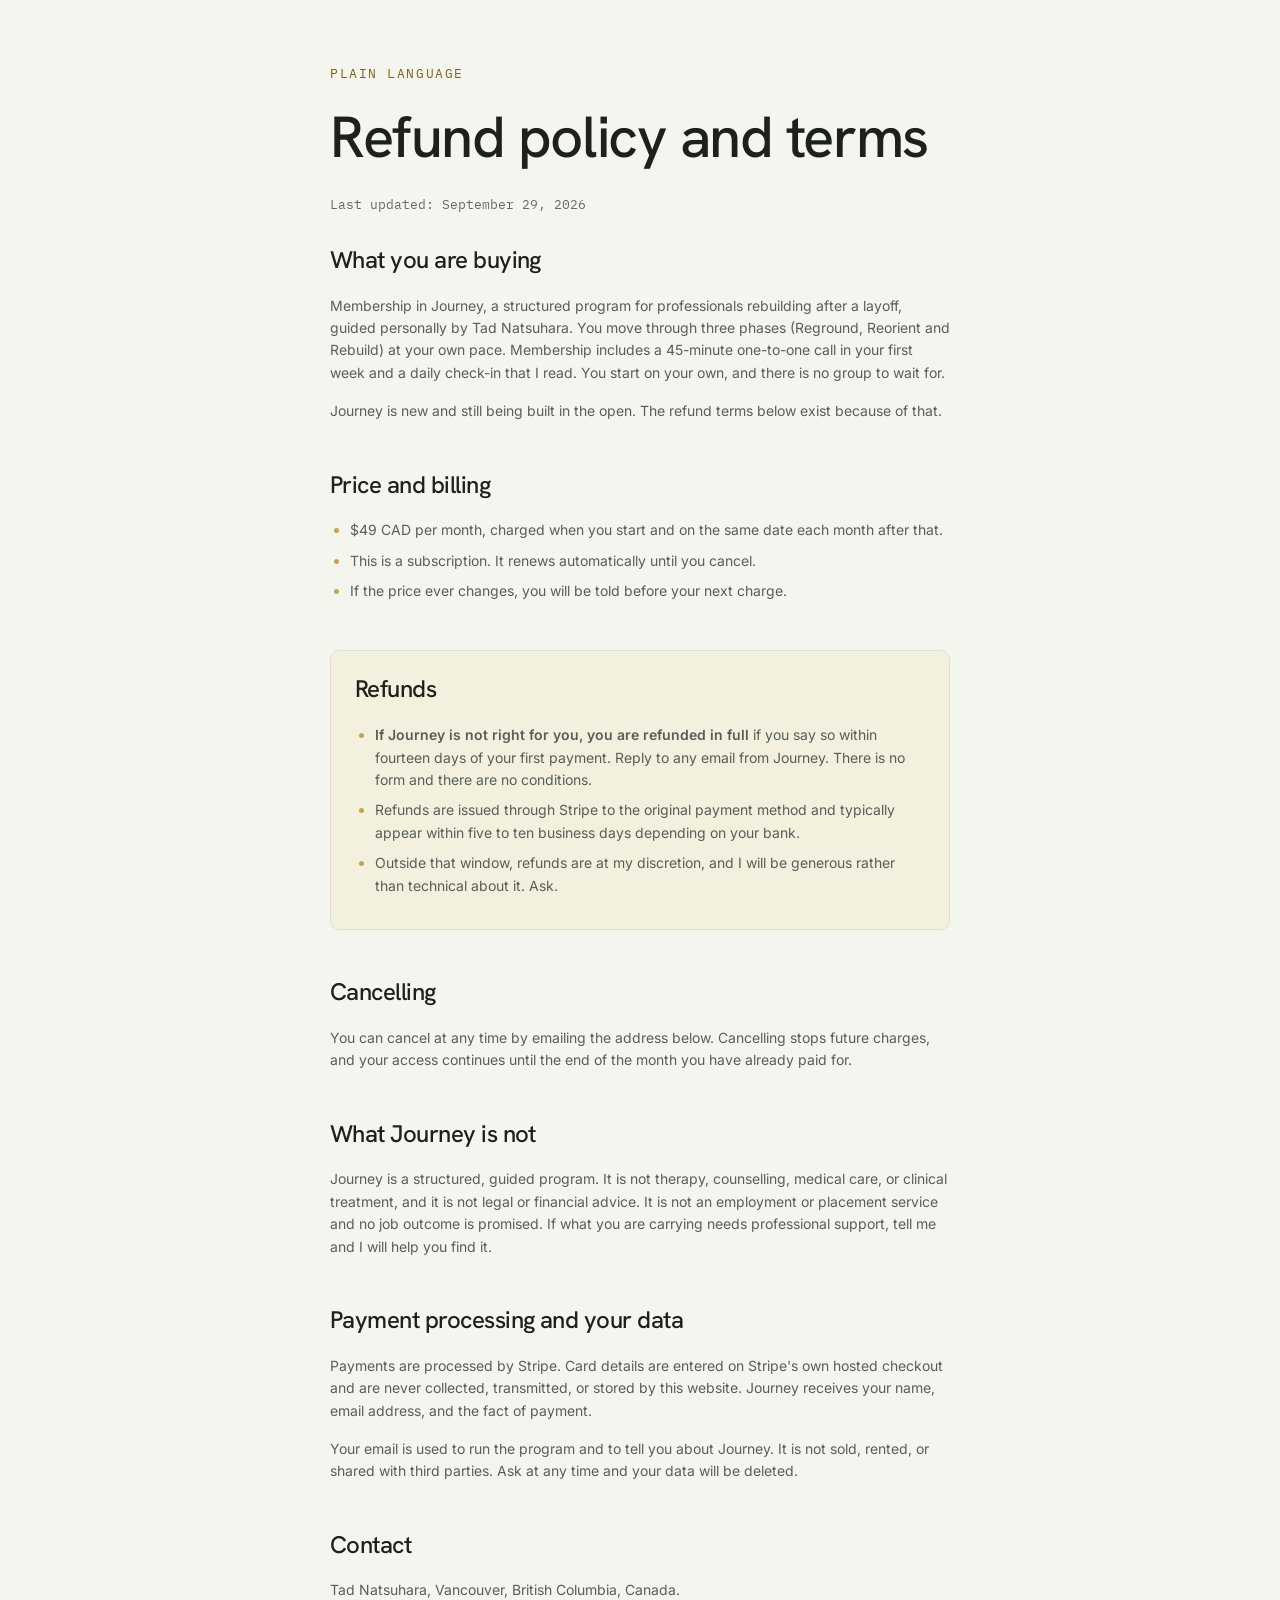
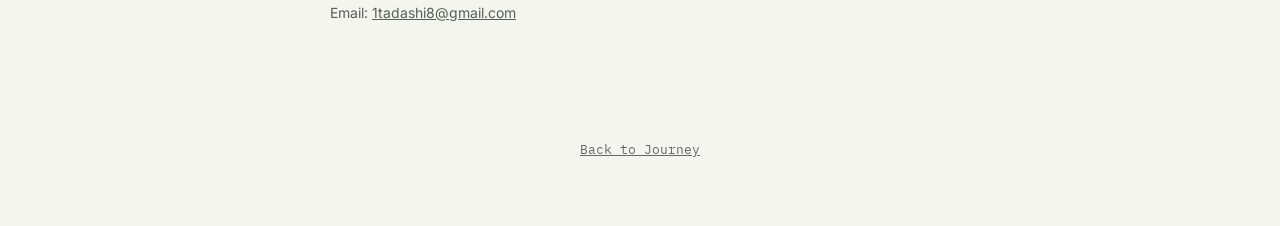
<file: terms.html>
<!DOCTYPE html>
<html lang="en">
<head>
<meta charset="UTF-8">
<meta name="viewport" content="width=device-width, initial-scale=1.0">
<title>Refund policy and terms | Journey</title>
<link rel="preconnect" href="https://fonts.googleapis.com">
<link rel="preconnect" href="https://fonts.gstatic.com" crossorigin>
<link href="https://fonts.googleapis.com/css2?family=Hanken+Grotesk:wght@500&family=Newsreader:ital,opsz,wght@0,6..72,400;1,6..72,400&family=IBM+Plex+Mono:wght@400&family=Inter:wght@400;600&display=swap" rel="stylesheet">
<link rel="stylesheet" href="design-tokens.css">
<link rel="stylesheet" href="base.css">
<style>
  section{padding:var(--space-8) var(--space-5)}
  .wrap{max-width:620px;margin:0 auto}
  h2{font-size:1.5rem;margin-top:var(--space-7)}
  h2:first-of-type{margin-top:var(--space-6)}
  p,li{font-size:var(--text-small);color:var(--text-dim)}
  ul{margin:0 0 var(--space-4) 20px}
  li{margin-bottom:8px}
  li::marker{color:var(--accent)}
  .refunds{margin-top:var(--space-7);padding:var(--space-5);background:var(--accent-wash);border:1px solid var(--line);border-radius:var(--radius-md)}
  .refunds h2{margin-top:0}
  .refunds ul{margin-bottom:0}
  .updated{font-family:var(--font-mono);font-size:var(--text-micro);color:var(--text-dimmer)}
  footer{padding:var(--space-6) var(--space-5) var(--space-8);text-align:center}
  footer a{font-family:var(--font-mono);font-size:var(--text-micro);color:var(--text-dimmer)}
</style>
</head>
<body>

<section>
  <div class="wrap">
    <div class="eyebrow">Plain language</div>
    <h1>Refund policy and terms</h1>
    <p class="updated">Last updated: September 29, 2026</p>

    <h2>What you are buying</h2>
    <p>Membership in Journey, a structured program for professionals rebuilding after a layoff, guided personally by Tad Natsuhara. You move through three phases (Reground, Reorient and Rebuild) at your own pace. Membership includes a 45-minute one-to-one call in your first week and a daily check-in that I read. You start on your own, and there is no group to wait for.</p>
    <p>Journey is new and still being built in the open. The refund terms below exist because of that.</p>

    <h2>Price and billing</h2>
    <ul>
      <li>$49 CAD per month, charged when you start and on the same date each month after that.</li>
      <li>This is a subscription. It renews automatically until you cancel.</li>
      <li>If the price ever changes, you will be told before your next charge.</li>
    </ul>

    <div class="refunds">
    <h2>Refunds</h2>
    <ul>
      <li><strong>If Journey is not right for you, you are refunded in full</strong> if you say so within fourteen days of your first payment. Reply to any email from Journey. There is no form and there are no conditions.</li>
      <li>Refunds are issued through Stripe to the original payment method and typically appear within five to ten business days depending on your bank.</li>
      <li>Outside that window, refunds are at my discretion, and I will be generous rather than technical about it. Ask.</li>
    </ul>
    </div>

    <h2>Cancelling</h2>
    <p>You can cancel at any time by emailing the address below. Cancelling stops future charges, and your access continues until the end of the month you have already paid for.</p>

    <h2>What Journey is not</h2>
    <p>Journey is a structured, guided program. It is not therapy, counselling, medical care, or clinical treatment, and it is not legal or financial advice. It is not an employment or placement service and no job outcome is promised. If what you are carrying needs professional support, tell me and I will help you find it.</p>

    <h2>Payment processing and your data</h2>
    <p>Payments are processed by Stripe. Card details are entered on Stripe's own hosted checkout and are never collected, transmitted, or stored by this website. Journey receives your name, email address, and the fact of payment.</p>
    <p>Your email is used to run the program and to tell you about Journey. It is not sold, rented, or shared with third parties. Ask at any time and your data will be deleted.</p>

    <h2>Contact</h2>
    <p>Tad Natsuhara, Vancouver, British Columbia, Canada.<br>
    Email: <a href="mailto:1tadashi8@gmail.com">1tadashi8@gmail.com</a></p>
  </div>
</section>

<footer>
  <a href="/">Back to Journey</a>
</footer>

<script defer src="https://cdn.vercel-insights.com/v1/script.js"></script>
</body>
</html>
</file>
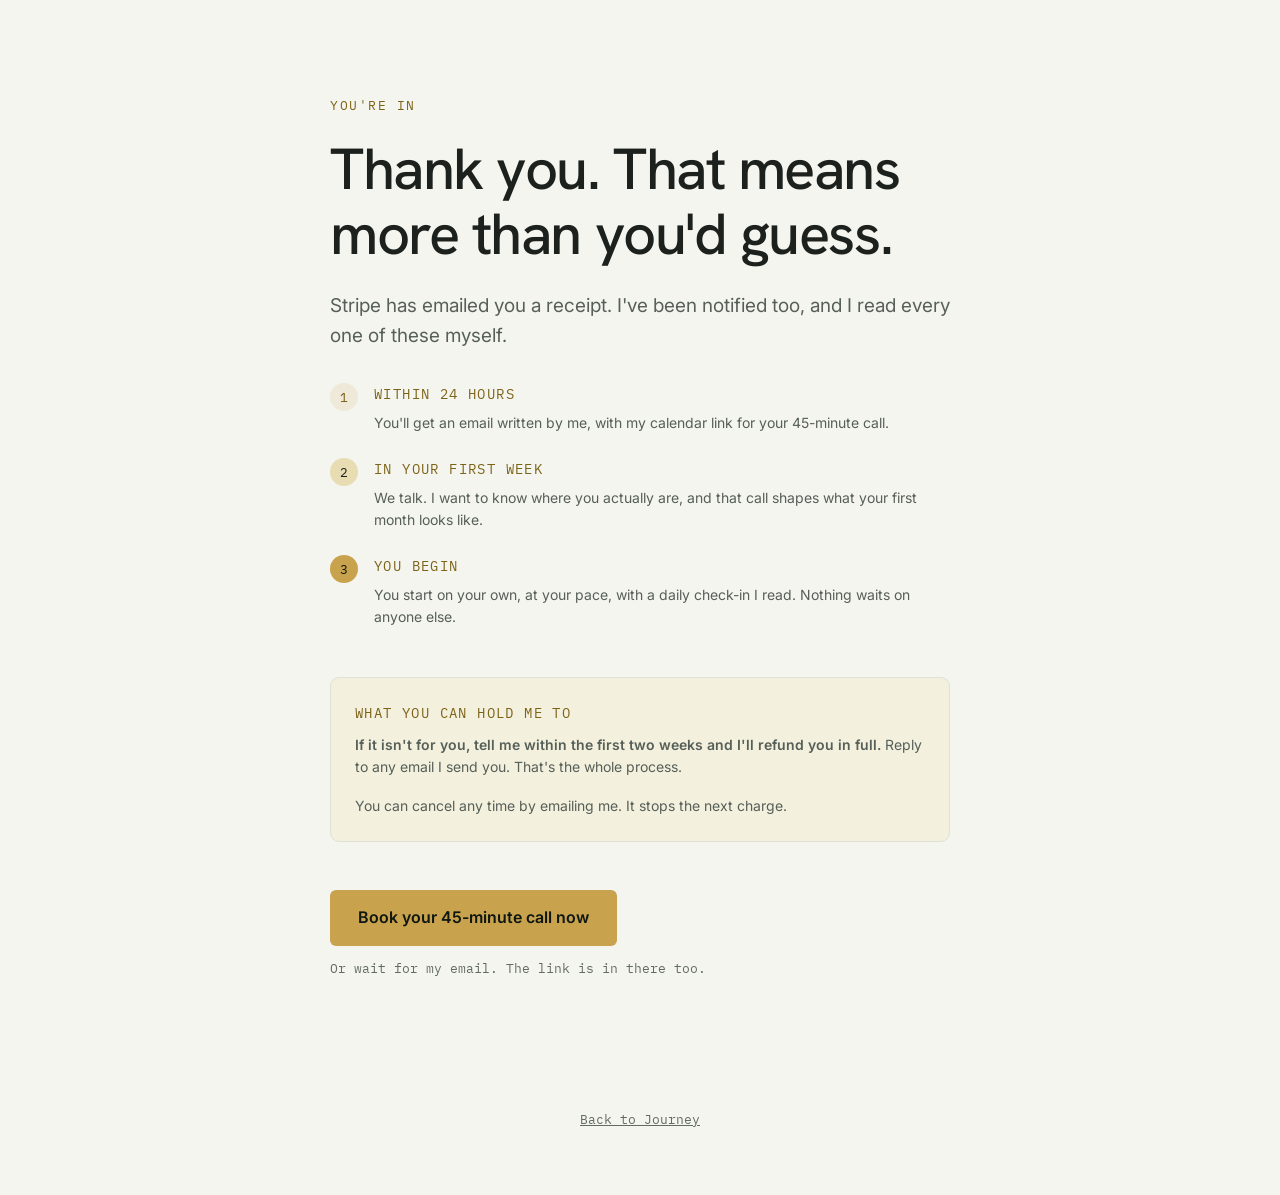
<file: thanks.html>
<!DOCTYPE html>
<html lang="en">
<head>
<meta charset="UTF-8">
<meta name="viewport" content="width=device-width, initial-scale=1.0">
<meta name="robots" content="noindex">
<title>You're in | Journey</title>
<link rel="preconnect" href="https://fonts.googleapis.com">
<link rel="preconnect" href="https://fonts.gstatic.com" crossorigin>
<link href="https://fonts.googleapis.com/css2?family=Hanken+Grotesk:wght@500&family=Newsreader:ital,opsz,wght@0,6..72,400;1,6..72,400&family=IBM+Plex+Mono:wght@400&family=Inter:wght@400;600&display=swap" rel="stylesheet">
<link rel="stylesheet" href="design-tokens.css">
<link rel="stylesheet" href="base.css">
<style>
  section{padding:var(--space-9) var(--space-5)}
  .wrap{max-width:620px;margin:0 auto}
  .steps{list-style:none;margin:var(--space-6) 0 0;padding:0;counter-reset:step}
  .steps li{position:relative;padding-left:44px;margin-bottom:var(--space-5);counter-increment:step}
  .steps li:before{
    content:counter(step);position:absolute;left:0;top:0;
    width:28px;height:28px;border-radius:50%;
    background:var(--accent-soft);color:var(--accent-deep);
    font-family:var(--font-mono);font-size:var(--text-micro);
    display:flex;align-items:center;justify-content:center;
  }
  /* h2 for heading order (h1 > h2), styled exactly like the site-wide mono h3 label */
  .steps li:nth-child(2):before{background:var(--accent-step);color:var(--text)}
  .steps li:nth-child(3):before{background:var(--accent);color:var(--ink)}
  .steps h2,.promise h2{font-family:var(--font-mono);font-size:var(--text-small);font-weight:400;line-height:1.6;letter-spacing:.1em;text-transform:uppercase;color:var(--accent-deep);margin-bottom:10px}
  .steps h2{margin-bottom:6px}
  .steps p{font-size:var(--text-small);color:var(--text-dim);margin-bottom:0}
  .promise{margin-top:var(--space-7);background:var(--accent-wash)}
  .promise p{font-size:var(--text-small);color:var(--text-dim)}
  .promise p:last-child{margin-bottom:0}
  .cta{margin-top:var(--space-7)}
  .cta-note{display:block;margin-top:var(--space-3);font-family:var(--font-mono);font-size:var(--text-micro);color:var(--text-dimmer)}
  footer{padding:var(--space-6) var(--space-5) var(--space-8);text-align:center}
  footer a{font-family:var(--font-mono);font-size:var(--text-micro);color:var(--text-dimmer)}
</style>
</head>
<body>

<section>
  <div class="wrap">
    <div class="eyebrow">You're in</div>
    <h1>Thank you. That means more than you'd guess.</h1>
    <p class="lede">Stripe has emailed you a receipt. I've been notified too, and I read every one of these myself.</p>

    <ol class="steps">
      <li>
        <h2>Within 24 hours</h2>
        <p>You'll get an email written by me, with my calendar link for your 45-minute call.</p>
      </li>
      <li>
        <h2>In your first week</h2>
        <p>We talk. I want to know where you actually are, and that call shapes what your first month looks like.</p>
      </li>
      <li>
        <h2>You begin</h2>
        <p>You start on your own, at your pace, with a daily check-in I read. Nothing waits on anyone else.</p>
      </li>
    </ol>

    <div class="promise card">
      <h2>What you can hold me to</h2>
      <p><strong>If it isn't for you, tell me within the first two weeks and I'll refund you in full.</strong> Reply to any email I send you. That's the whole process.</p>
      <p>You can cancel any time by emailing me. It stops the next charge.</p>
    </div>

    <div class="cta">
      <a class="btn" id="book-btn" href="https://calendly.com/1tadashi8/new-meeting">Book your 45-minute call now</a>
      <span class="cta-note">Or wait for my email. The link is in there too.</span>
    </div>
  </div>
</section>

<footer>
  <a href="/">Back to Journey</a>
</footer>

<script>
  (function () {
    var b = document.getElementById('book-btn');
    if (b && /REPLACE_WITH_BOOKING_LINK/.test(b.getAttribute('href'))) {
      b.parentNode.style.display = 'none';
    }
  })();
</script>

<script defer src="https://cdn.vercel-insights.com/v1/script.js"></script>
</body>
</html>
</file>
<file: design-tokens.css>
/*
  Journey — Design Tokens
  Single source of truth for color, type, spacing, and radii.
  Shared by index.html and journey-prototype.html so the
  waitlist page and the product concept stay visually in sync.

  Hero → problem → program → differentiation run the dark arc; founder,
  pricing, and footer stay on paper. Palette: Pine & brass. See DESIGN-SYSTEM.md.
*/
:root{
  /* ---- Color: surfaces (Pine & brass, Sept 30 2026) ---- */
  --paper:      #f5f5ef;   /* primary background: pale sage-tinted paper */
  --paper-1:    #ecede4;   /* secondary section background (alternating bands) */
  --paper-2:    #e4e6db;   /* deepest neutral: outer frame / recessed areas */
  --surface:    #ffffff;   /* cards, inputs */
  --line:       #dfe1d5;   /* borders, dividers */
  --line-soft:  #eff0e8;   /* hairline dividers inside cards/lists */

  /* ---- Color: the dark arc, hero -> problem -> program -> free (deep pine, darkest to lightest) ---- */
  --ink:        #0e1712;   /* hero: darkest; also button text */
  --ink-1:      #15211a;   /* problem */
  --ink-2:      #1e2e25;   /* program */
  --mist-0:     #2f4538;   /* differentiation: transitional, closest to paper */

  /* ---- Color: text ----
     Green-tinted neutrals derived from the pine and sage surfaces, not cool gray.
     Every pair clears WCAG AA (4.5:1) on the surface it is used on. */
  --text:       #1c211d;   /* primary on paper: 14.9:1 */
  --text-dim:   #565f58;   /* secondary: 6.0:1 on --paper, 5.6:1 on --paper-1 */
  --text-dimmer:#626b63;   /* tertiary / meta: 5.0:1 on --paper, 4.7:1 on --paper-1 */
  --text-on-ink:#e9efe6;   /* primary on the dark arc: 15.6:1 on --ink */
  --text-dim-on-ink:#a9b8ac;    /* secondary on the dark arc: 8.8:1 on --ink, 6.9:1 on --ink-2 */
  --text-dimmer-on-ink:#d3ddd2; /* --mist-0 body copy: 7.4:1 on --mist-0 */

  /* ---- Color: accent (brass) ----
     Split by role: --accent fills and marks (button, wayline, bullets) and also
     speaks on the dark arc (7.6:1 on --ink); --accent-deep speaks on the
     light paper sections (5.2:1 on --paper, 5.0:1 on --accent-wash). */
  --accent:      #c9a24d;  /* fills, graphic marks, text on the dark arc */
  --accent-soft: rgba(201,162,77,.14);
  --accent-wash: #f3f0dd;  /* soft brass panel on paper: refund promise, Refunds section */
  --accent-step: #e7dcb2;  /* mid step on paper (thanks.html step 2) */
  /* Phase ramp on the dark arc: quiet sage -> full brass, same direction as the wayline */
  --phase-1: #a9b8ac;
  --phase-2: #b9ae7c;
  --phase-3: #c9a24d;
  --accent-deep: #7d6318;  /* brass as text on paper */

  /* ---- Color: status ---- */
  --ok:    #3f7d52;
  --error: #b3432e;

  /* ---- Type families ---- */
  --font-heading: 'Hanken Grotesk', Inter, system-ui, sans-serif; /* h1/h2, price */
  --font-serif: 'Newsreader', Georgia, serif;      /* reflective lines only (footer); prototype alias */
  --font-mono:  'IBM Plex Mono', monospace;         /* eyebrows, labels, meta */
  --font-sans:  'Inter', -apple-system, system-ui, sans-serif; /* body, UI */

  /* ---- Type scale ---- */
  --text-h1:     clamp(2.375rem, 6vw, 3.625rem);
  --text-h2:     clamp(1.75rem, 4.5vw, 2.375rem);
  --text-h3:     1.125rem;
  --text-lede:   1.1875rem;  /* 19px */
  --text-body:   1rem;       /* 16px */
  --text-small:  0.875rem;   /* 14px */
  --text-micro:  0.78125rem; /* 12.5px */
  --text-label:  0.8125rem;  /* 13px mono labels */

  /* ---- Spacing scale ---- */
  --space-1: 4px;
  --space-2: 8px;
  --space-3: 12px;
  --space-4: 16px;
  --space-5: 24px;
  --space-6: 32px;
  --space-7: 48px;
  --space-8: 64px;
  --space-9: 96px;

  /* ---- Radii ---- */
  --radius-sm:   6px;
  --radius-md:   9px;
  --radius-lg:   14px;
  --radius-full: 999px;

  /* ---- Shadows ---- */
  --shadow-card: 0 20px 60px rgba(20,24,32,.16);
  --shadow-focus: 0 6px 24px var(--accent-soft);
}
</file>
<file: base.css>
/*
  Journey — Base styles & shared components
  Requires design-tokens.css to be loaded first.
*/
*{margin:0;padding:0;box-sizing:border-box}
html{scroll-behavior:smooth}
body{
  font-family:var(--font-sans);
  color:var(--text);
  background:var(--paper);
  line-height:1.6;
  font-size:var(--text-body);
}

h1,h2{font-family:var(--font-heading);font-weight:500;letter-spacing:-.025em;color:var(--text)}
h2{letter-spacing:-.022em}
h1{font-size:var(--text-h1);line-height:1.12;margin-bottom:var(--space-5)}
h2{font-size:var(--text-h2);line-height:1.2;margin-bottom:20px}
h3{font-family:var(--font-mono);font-size:var(--text-small);font-weight:400;letter-spacing:.1em;text-transform:uppercase;color:var(--accent-deep);margin-bottom:10px}
p{margin-bottom:var(--space-4);color:var(--text)}
a{color:inherit}
/* Use the 600 cut already loaded for buttons — 700 isn't fetched, so bold would be synthesized. */
strong{font-weight:600}

.eyebrow{
  font-family:var(--font-mono);
  font-size:var(--text-label);
  font-weight:400;
  line-height:1.6;
  letter-spacing:.12em;
  text-transform:uppercase;
  color:var(--accent-deep);
  margin-bottom:20px;
}
.lede{font-size:var(--text-lede);color:var(--text-dim)}
.micro{font-family:var(--font-mono);font-size:var(--text-micro);color:var(--text-dimmer)}

/* ---- Buttons ---- */
.btn{
  display:inline-block;
  font-family:var(--font-sans);
  font-weight:600;
  font-size:1rem;
  background:var(--accent);
  color:var(--ink);
  border:none;
  border-radius:var(--radius-sm);
  padding:15px 28px;
  cursor:pointer;
  text-decoration:none;
  transition:transform .15s ease, box-shadow .15s ease;
}
.btn:hover{transform:translateY(-1px);box-shadow:var(--shadow-focus)}
.btn.ghost{
  background:transparent;
  color:var(--text-dim);
  border:1px solid var(--line);
}
.btn.ghost:hover{box-shadow:none;border-color:var(--accent);color:var(--text)}
.btn-note{display:block;margin-top:var(--space-3);font-family:var(--font-mono);font-size:var(--text-label);color:var(--text-dim)}

/* ---- Cards ---- */
.card{
  background:var(--surface);
  border:1px solid var(--line);
  border-radius:var(--radius-md);
  padding:var(--space-5);
}

/* ---- Pills / labels ---- */
.pill{
  display:inline-block;
  font-family:var(--font-mono);
  font-size:.6875rem;
  letter-spacing:.08em;
  text-transform:uppercase;
  padding:4px 9px;
  border-radius:var(--radius-full);
  background:var(--accent-soft);
  color:var(--accent-deep);
}

/* ---- Forms ---- */
label{
  font-family:var(--font-mono);
  font-size:var(--text-micro);
  letter-spacing:.05em;
  color:var(--text-dim);
  display:block;
  margin-bottom:6px;
}
input,select,textarea{
  width:100%;
  font-family:var(--font-sans);
  font-size:1rem;
  padding:14px 16px;
  border:1.5px solid var(--line);
  border-radius:var(--radius-sm);
  background:var(--surface);
  color:var(--text);
}
/* Native select arrows sit hard against the border and differ per browser, so the
   16px inset above never applied to them. Draw our own chevron instead and reserve
   room for it. Stroke tracks --text-dim (#565f58) by hand; data URIs can't read
   CSS vars, so re-sync this literal if that token ever moves. */
select{
  appearance:none;
  -webkit-appearance:none;
  padding-right:44px;
  background-image:url("data:image/svg+xml,%3Csvg xmlns='http://www.w3.org/2000/svg' width='12' height='8' viewBox='0 0 12 8' fill='none'%3E%3Cpath d='M1 1.5 6 6.5l5-5' stroke='%23565f58' stroke-width='1.5' stroke-linecap='round' stroke-linejoin='round'/%3E%3C/svg%3E");
  background-repeat:no-repeat;
  background-position:right 16px center;
  background-size:12px 8px;
}
/* Focus is a UI component: needs 3:1. Bright gold on white is only 2.79:1. */
input:focus,select:focus,textarea:focus{outline:none;border-color:var(--accent-deep)}
.form-status{font-family:var(--font-mono);font-size:var(--text-small);margin-top:var(--space-2);display:none}
.form-status.ok{display:block;color:var(--ok)}
.form-status.err{display:block;color:var(--error)}

/* ---- Wayline (signature progress element) ---- */
.wayline{margin:var(--space-7) 0 var(--space-2);position:relative}
.wayline-track{height:3px;background:linear-gradient(90deg,var(--line),var(--accent));border-radius:2px;position:relative}
.wayline-dot{position:absolute;top:-7px;width:17px;height:17px;border-radius:50%;background:var(--accent);box-shadow:0 0 0 6px var(--accent-soft)}
.wayline-label{position:absolute;top:-40px;font-family:var(--font-mono);font-size:.75rem;color:var(--accent-deep);letter-spacing:.06em}
</file>
